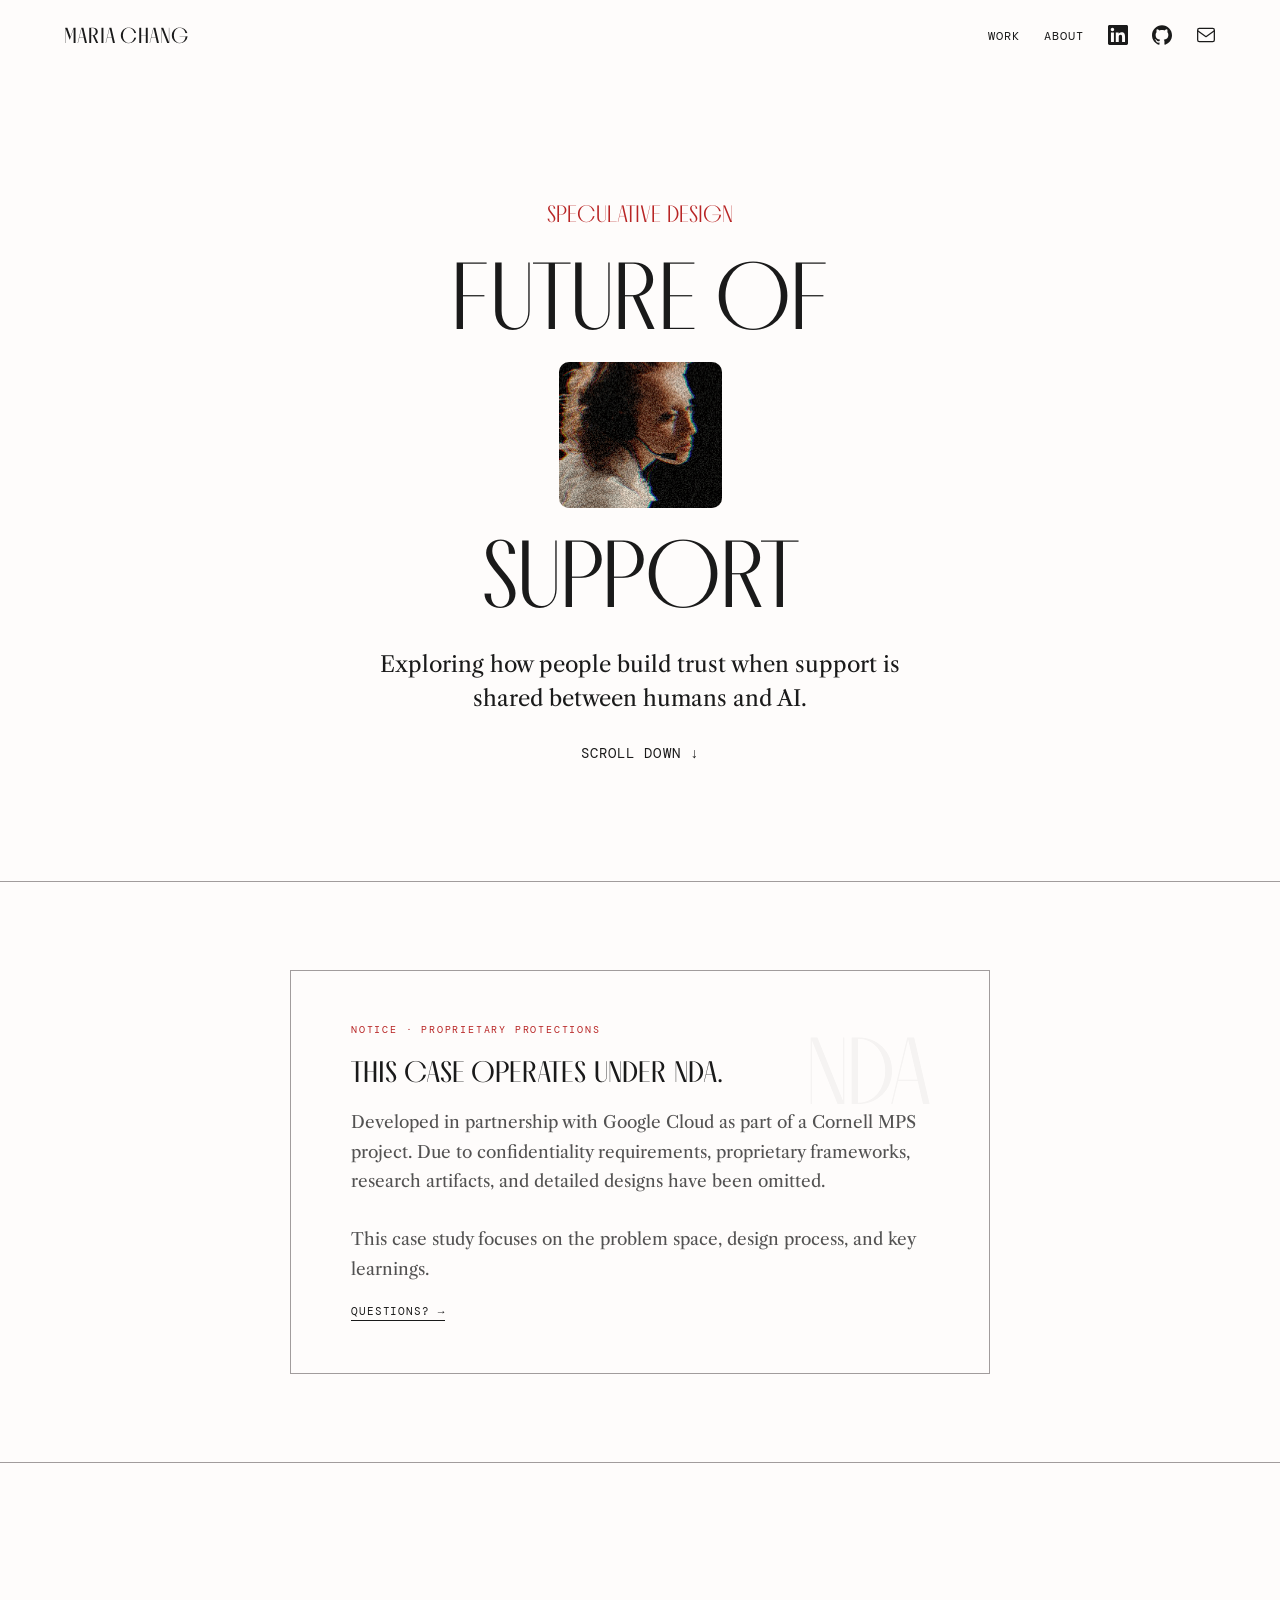
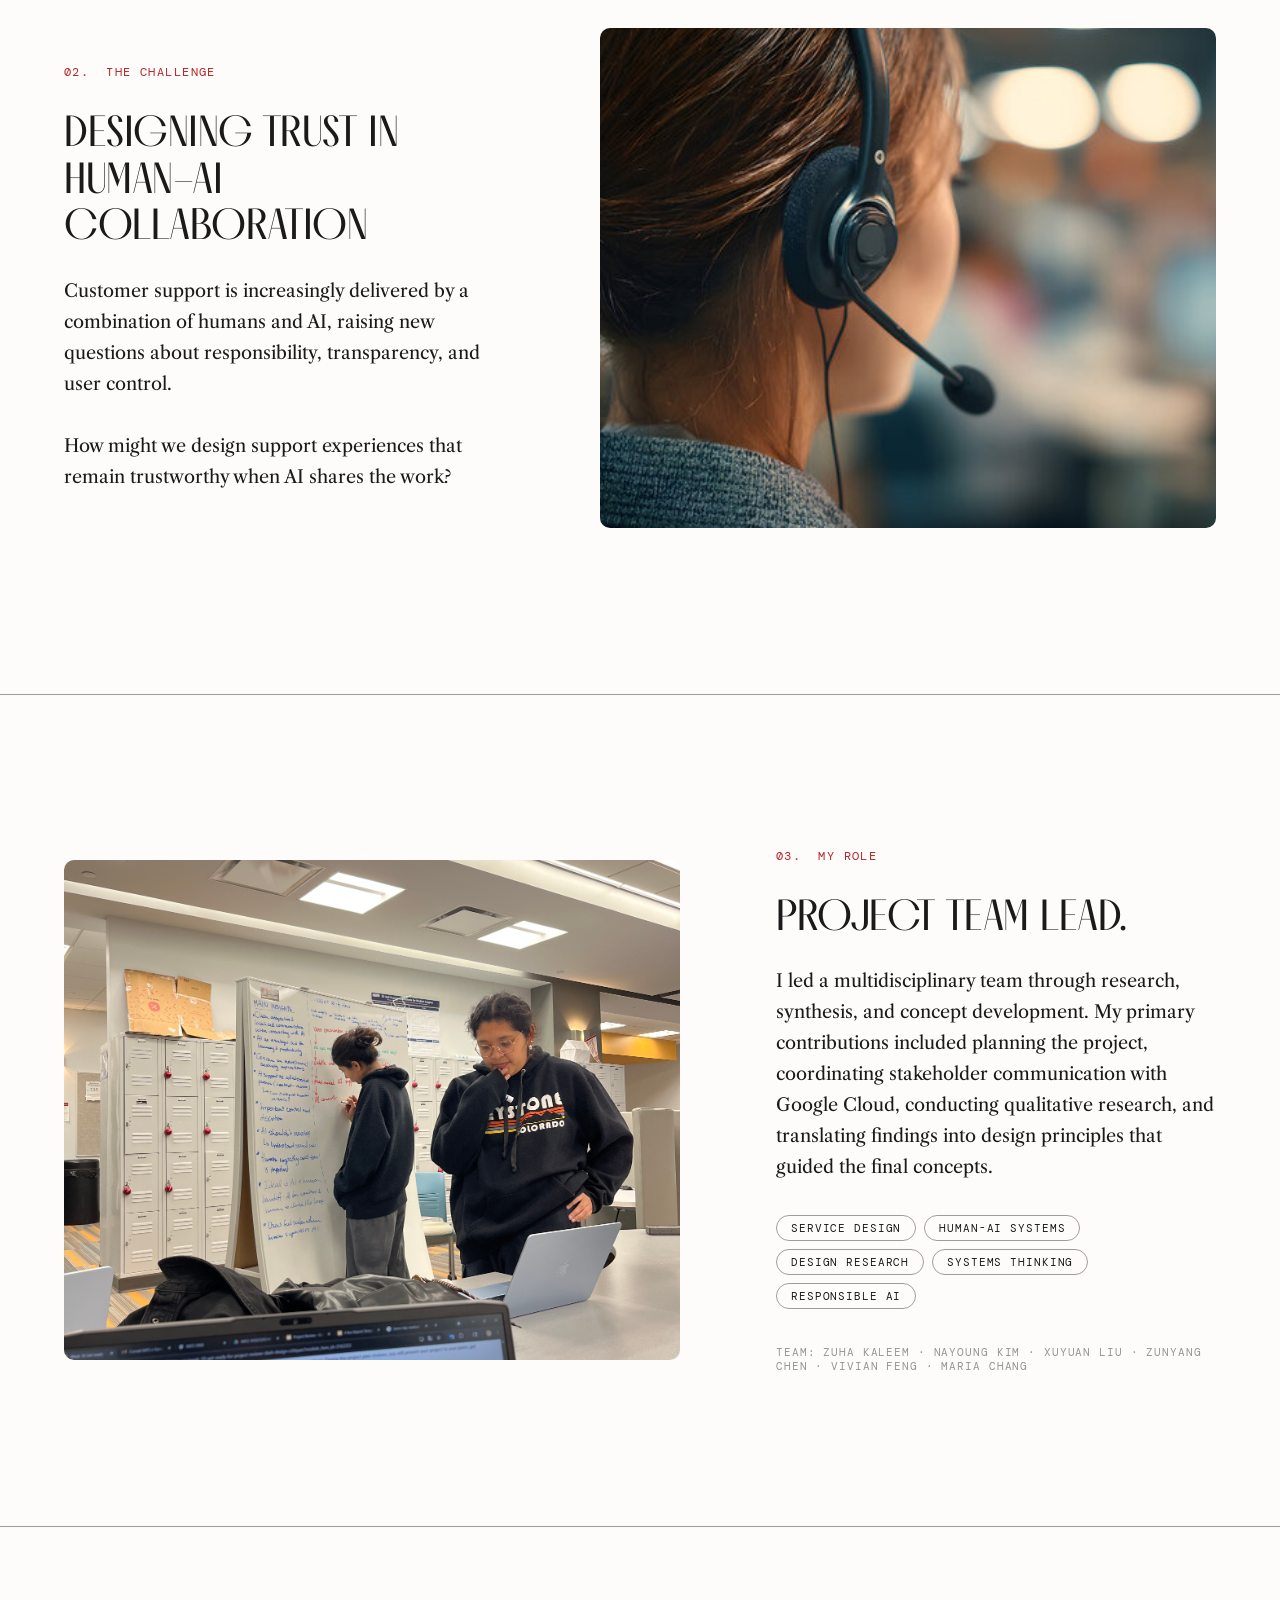
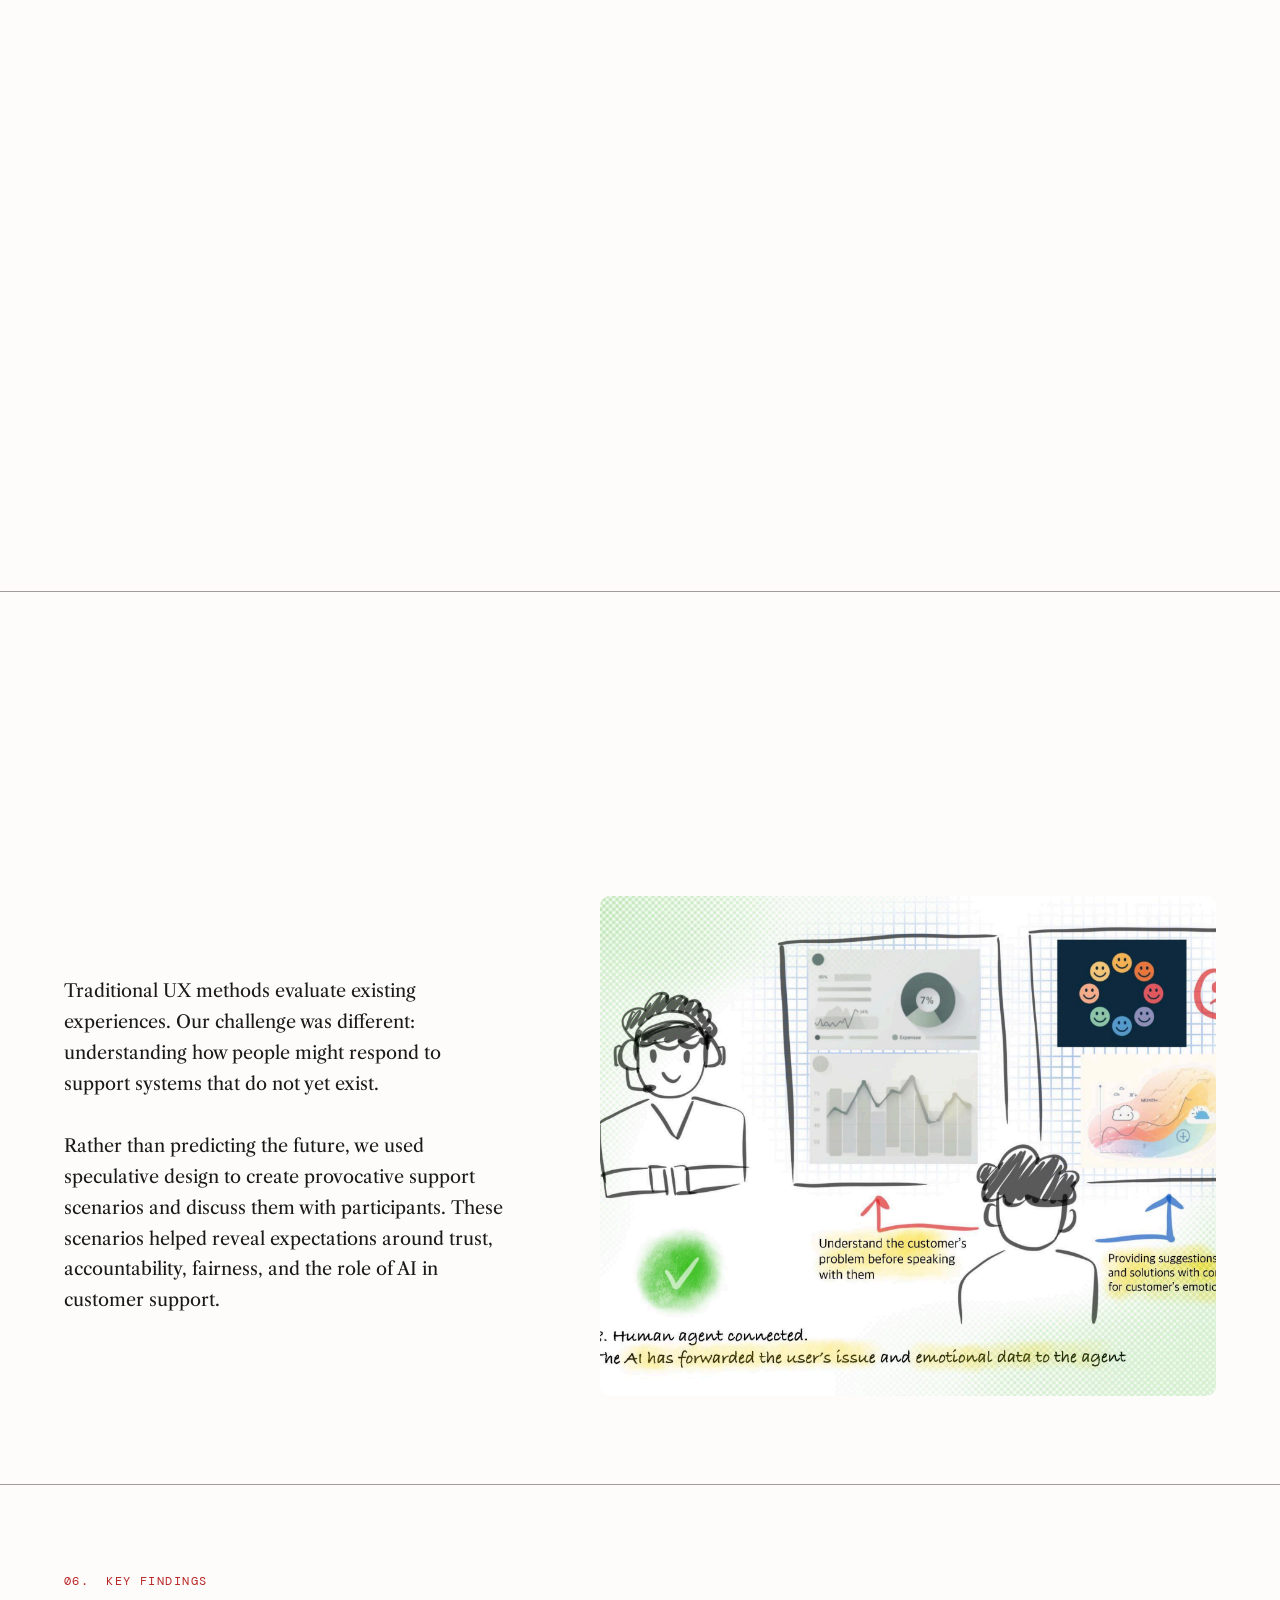
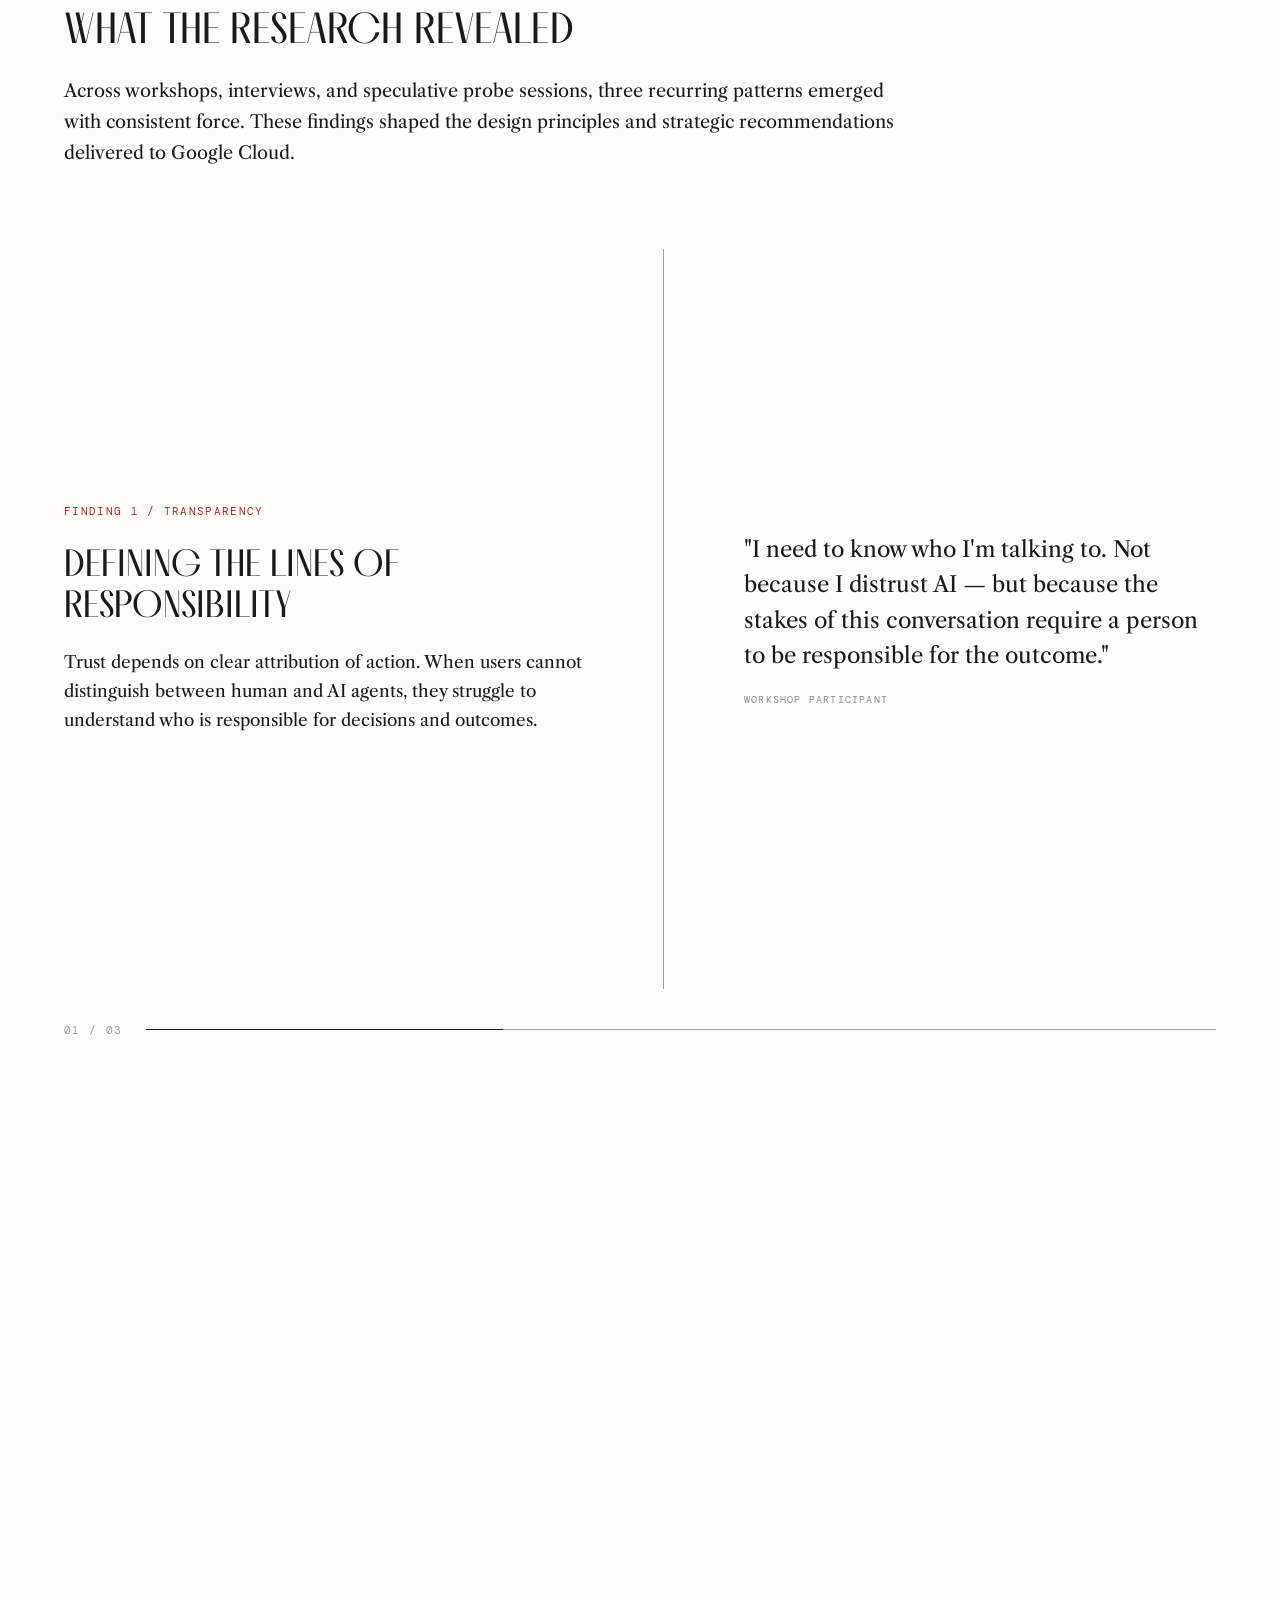
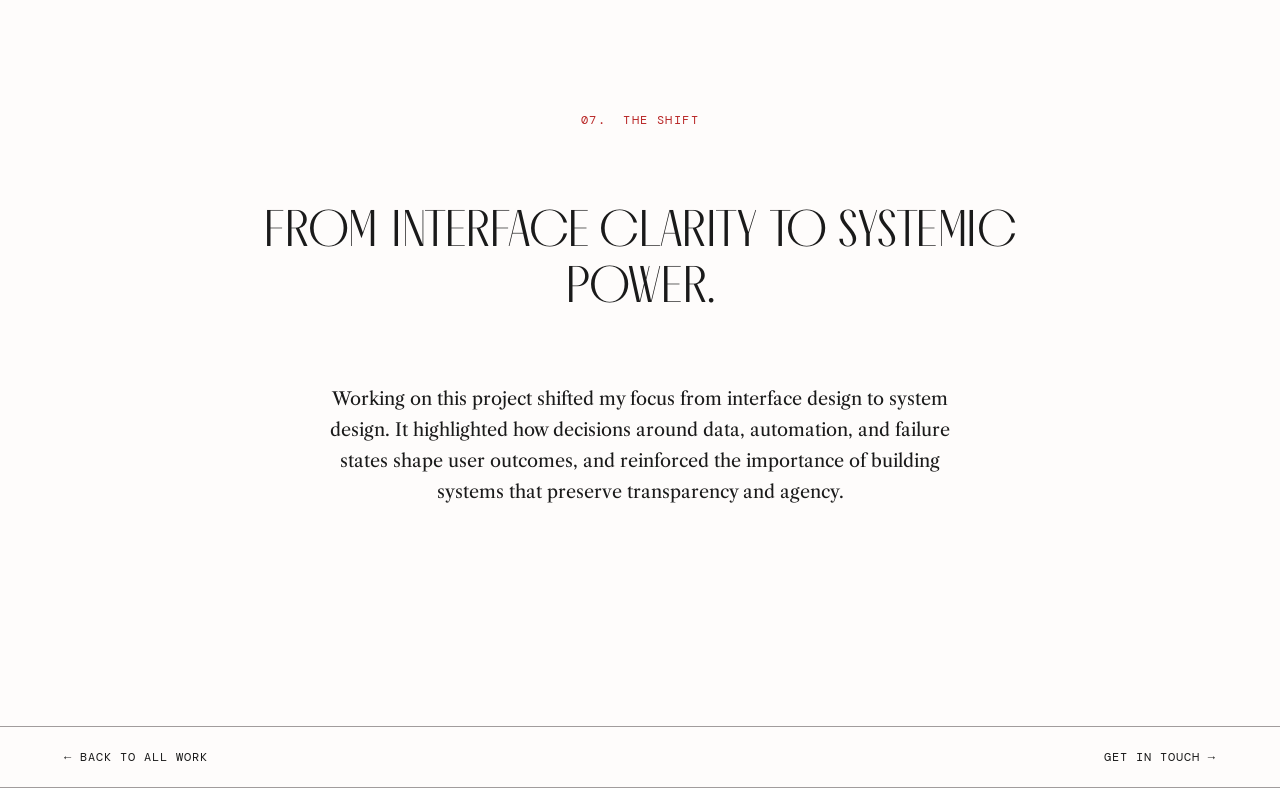
<file: case-study-3.html>
<!DOCTYPE html>
<html lang="en">
<head>
  <meta charset="UTF-8">
  <meta name="viewport" content="width=device-width, initial-scale=1.0">
  <title>Future of Customer Support — Maria Chang</title>

  <link rel="preconnect" href="https://fonts.googleapis.com">
  <link rel="preconnect" href="https://fonts.gstatic.com" crossorigin>
  <link href="https://fonts.googleapis.com/css2?family=DM+Mono:ital,wght@0,300;0,400;0,500;1,300;1,400;1,500&family=Libre+Caslon+Text:ital,wght@0,400;0,700;1,400&display=swap" rel="stylesheet">
  <link rel="stylesheet" href="styles/base.css">

  <style>

    /* ── HERO ────────────────────────────────────────────────────────────── */
    .cs-hero {
      border-bottom: 1px solid var(--rule);
      min-height: calc(100svh - 88px);
      display: flex; align-items: center; justify-content: center;
    }
    .cs-hero-inner {
      display: flex; flex-direction: column; align-items: center;
      text-align: center; gap: 16px;
      max-width: 762px;
      padding: 80px var(--pad) 72px;
    }
    .cs-hero-tag {
      font-family: var(--f-disp); font-weight: 400; font-size: 24px; color: var(--red);
    }
    .cs-hero-title {
      font-family: var(--f-disp); font-weight: 400;
      font-size: 96px; line-height: 100px; letter-spacing: -0.01em; color: var(--ink);
    }
    .cs-hero-img {
      width: 163px; height: 146px; border-radius: 10px;
      object-fit: cover; background: #d8d3ce;
    }
    .cs-hero-sub {
      font-family: var(--f-body); font-size: 22px; line-height: 1.55;
      color: var(--ink); max-width: 560px; margin-top: 8px;
    }
    .cs-hero-scroll {
      font-family: var(--f-mono); font-size: 14px;
      letter-spacing: var(--track); color: var(--ink); margin-top: 12px;
    }

    /* ── SECTION BASE ────────────────────────────────────────────────────── */
    .cs-section {
      border-bottom: 1px solid var(--rule);
      padding: 88px var(--pad);
      display: flex;
      flex-direction: column;
      align-items: center;
      justify-content: center;
      gap: 72px;
      min-height: calc(100svh - 68px);
    }
    .cs-section--auto { min-height: 0; }

    /* ── TWO-COLUMN ROW ──────────────────────────────────────────────────── */
    .cs-row {
      display: flex; align-items: center;
      gap: 96px; width: 100%;
    }
    .cs-row--rev { flex-direction: row-reverse; }
    .cs-col-text {
      flex: 0 0 440px;
      display: flex; flex-direction: column; gap: 28px;
    }
    .cs-col-img { flex: 1; }

    /* ── TYPOGRAPHY ──────────────────────────────────────────────────────── */
    .cs-num {
      font-family: var(--f-mono);
      font-size: 12px; color: var(--red); letter-spacing: 0.12em;
    }
    .cs-heading {
      font-family: var(--f-disp); font-weight: 500;
      font-size: 44px; line-height: 1.06;
      letter-spacing: -0.01em; color: var(--ink); text-transform: uppercase;
    }
    .cs-body {
      font-family: var(--f-body); font-size: 18px;
      line-height: 1.72; color: var(--ink);
    }
    .cs-pull {
      font-family: var(--f-body); font-size: 20px;
      line-height: 1.65; color: var(--ink);
      text-align: center; width: 100%; max-width: 720px;
    }
    .cs-pull em { font-style: italic; }

    /* ── IMAGES ──────────────────────────────────────────────────────────── */
    .cs-img {
      width: 100%; height: 500px;
      border-radius: 10px; object-fit: cover;
      background: #d8d3ce; display: block;
    }
    .cs-img--tall  { height: 540px; }
    .cs-img--short { height: 320px; }
    .cs-img-box {
      background: rgba(196, 196, 196, 0.18);
      border: 1px solid var(--rule);
      border-radius: 10px; padding: 48px;
      display: flex; align-items: center; justify-content: center;
      min-height: 420px; flex: 1;
    }
    .cs-img-box__label {
      font-family: var(--f-mono); font-size: 10px;
      letter-spacing: 0.14em; color: rgba(26,26,26,0.3);
      text-align: center;
    }

    /* ── TAGS ──────────────────────────────────────────────────────────── */
    .cs-tag-row { display: flex; flex-wrap: wrap; gap: 8px; margin-top: 4px; }
    .cs-tag {
      font-family: var(--f-mono); font-size: 11px;
      letter-spacing: var(--track); color: var(--ink);
      border: 1px solid var(--rule); border-radius: 100px; padding: 5px 14px;
    }

    /* ── BIG QUOTE ───────────────────────────────────────────────────────── */
    .cs-big-quote {
      font-family: var(--f-disp); font-weight: 400;
      font-size: 52px; line-height: 1.08;
      letter-spacing: -0.01em; color: var(--ink);
      text-align: center; max-width: 880px; text-transform: uppercase;
    }

    /* ── CENTERED CLOSING ────────────────────────────────────────────────── */
    .cs-centered {
      max-width: 640px; margin: 0 auto; text-align: center;
      display: flex; flex-direction: column; gap: 28px;
    }
    .cs-heading--center { text-align: center; }

    /* ── NDA NOTICE (section 01) ─────────────────────────────────────────── */
    .cs-nda-wrap {
      width: 100%;
      max-width: 700px;
      margin: 0 auto;
    }
    .cs-nda {
      border: 1px solid var(--rule);
      padding: 52px 60px;
      display: flex;
      flex-direction: column;
      gap: 20px;
      position: relative;
    }
    .cs-nda::before {
      content: 'NDA';
      position: absolute;
      top: 52px; right: 60px;
      font-family: var(--f-disp);
      font-size: 96px;
      line-height: 1;
      color: var(--ink);
      opacity: 0.04;
      letter-spacing: -0.04em;
      pointer-events: none;
      user-select: none;
    }
    .cs-nda-flag {
      font-family: var(--f-mono);
      font-size: 10px;
      letter-spacing: 0.18em;
      color: var(--red);
      text-transform: uppercase;
    }
    .cs-nda-heading {
      font-family: var(--f-disp);
      font-weight: 500;
      font-size: 30px;
      line-height: 1.08;
      text-transform: uppercase;
      color: var(--ink);
    }
    .cs-nda-body {
      font-family: var(--f-body);
      font-size: 17px;
      line-height: 1.72;
      color: var(--ink);
      opacity: 0.75;
    }
    .cs-nda-contact {
      font-family: var(--f-mono);
      font-size: 11px;
      letter-spacing: var(--track);
      color: var(--ink);
      border-bottom: 1px solid var(--ink);
      padding-bottom: 2px;
      width: fit-content;
      transition: opacity 0.15s;
    }
    .cs-nda-contact:hover { opacity: 0.5; }

    /* ── THREE PILLARS (section 04) ──────────────────────────────────────── */
    .cs-pillars {
      display: grid;
      grid-template-columns: 1fr 1fr 1fr;
      width: 100%;
    }
    .cs-pillar {
      padding: 0 48px 0 0;
      border-right: 1px solid var(--rule);
      display: flex;
      flex-direction: column;
      gap: 18px;
    }
    .cs-pillar:nth-child(2) {
      padding-left: 48px;
    }
    .cs-pillar:last-child {
      border-right: none;
      padding-right: 0;
      padding-left: 48px;
    }
    .cs-pillar-num {
      font-family: var(--f-disp);
      font-weight: 400;
      font-size: 80px;
      line-height: 1;
      letter-spacing: -0.04em;
      color: var(--ink);
      opacity: 0.08;
      margin-bottom: -8px;
    }
    .cs-pillar-label {
      font-family: var(--f-mono);
      font-size: 10px;
      letter-spacing: 0.14em;
      color: var(--red);
      text-transform: uppercase;
    }
    .cs-pillar-title {
      font-family: var(--f-disp);
      font-weight: 500;
      font-size: 22px;
      line-height: 1.1;
      text-transform: uppercase;
      color: var(--ink);
    }
    .cs-pillar-body {
      font-family: var(--f-body);
      font-size: 16px;
      line-height: 1.7;
      color: var(--ink);
      opacity: 0.7;
    }
    .cs-pillar-question {
      font-family: var(--f-body);
      font-size: 16px;
      line-height: 1.6;
      color: var(--ink);
      border-left: 2px solid var(--red);
      padding-left: 16px;
      margin-top: 4px;
    }

    /* ── KEY FINDINGS — full-viewport crossfade slides (section 06) ─────── */
    .cs-failure-section { border-bottom: 1px solid var(--rule); }
    .cs-failure-intro {
      max-width: var(--page-max);
      margin: 0 auto;
      padding: 88px var(--pad) 0;
    }
    .cs-failure-driver { position: relative; }
    .cs-failure-sticky {
      position: sticky;
      top: 0;
      height: 100svh;
      overflow: hidden;
      background: var(--bg);
    }
    .cs-failure-slides {
      position: relative;
      width: 100%;
      height: 100%;
    }
    .cs-failure-slide {
      position: absolute;
      inset: 0;
      display: flex;
      align-items: stretch;
      max-width: var(--page-max);
      margin: 0 auto;
      padding: 80px var(--pad);
      box-sizing: border-box;
      gap: 0;
      opacity: 0;
      transform: translateY(28px);
      pointer-events: none;
      transition: opacity 0.55s cubic-bezier(0.22, 1, 0.36, 1),
                  transform 0.55s cubic-bezier(0.22, 1, 0.36, 1);
      will-change: opacity, transform;
    }
    .cs-failure-slide--prev  { opacity: 0; transform: translateY(-28px); }
    .cs-failure-slide--active { opacity: 1; transform: translateY(0); pointer-events: auto; }
    .cs-failure-slide-left {
      flex: 0 0 52%;
      display: flex; flex-direction: column; justify-content: center;
      padding-right: 80px;
    }
    .cs-failure-slide-label {
      font-family: var(--f-mono); font-size: 11px;
      letter-spacing: 0.12em; color: var(--red); margin-bottom: 24px;
    }
    .cs-failure-slide-title {
      font-family: var(--f-disp);
      font-size: clamp(28px, 3vw, 44px);
      font-weight: 500; line-height: 1.07;
      text-transform: uppercase; color: var(--ink); margin-bottom: 24px;
    }
    .cs-failure-slide-desc {
      font-family: var(--f-body); font-size: 17px;
      line-height: 1.7; color: var(--ink);
    }
    .cs-failure-slide-right {
      flex: 1;
      border-left: 1px solid var(--rule);
      padding-left: 80px;
      display: flex; flex-direction: column; justify-content: center; gap: 20px;
    }
    .cs-failure-slide-quote {
      font-family: var(--f-body); font-size: 22px;
      line-height: 1.6; color: var(--ink);
    }
    .cs-failure-slide-attr {
      font-family: var(--f-mono); font-size: 10px;
      letter-spacing: 0.12em; color: var(--ink); opacity: 0.5;
    }
    .cs-failure-foot {
      position: absolute;
      bottom: 0; left: 0; right: 0;
      max-width: var(--page-max);
      margin: 0 auto;
      padding: 0 var(--pad) 32px;
      display: flex; align-items: center; gap: 24px;
    }
    .cs-failure-foot-num {
      font-family: var(--f-mono); font-size: 11px;
      letter-spacing: 0.12em; color: var(--ink); opacity: 0.4; flex-shrink: 0;
    }
    .cs-failure-prog {
      flex: 1; height: 1px; background: var(--rule);
      position: relative; overflow: hidden;
    }
    .cs-failure-prog-fill {
      position: absolute; inset: 0 auto 0 0;
      width: 33%;
      background: var(--ink);
      transition: width 0.55s cubic-bezier(0.22, 1, 0.36, 1);
    }

    /* ── BACK-NAV ────────────────────────────────────────────────────────── */
    .cs-back-nav       { border-bottom: 1px solid var(--rule); }
    .cs-back-nav__inner {
      max-width: var(--page-max); margin: 0 auto; padding: 22px var(--pad);
      display: flex; justify-content: space-between; align-items: center;
      font-family: var(--f-mono); font-size: 12px; letter-spacing: var(--track);
    }
    .cs-back-nav a:hover { opacity: 0.55; }

    /* ── HERO ANIMATIONS ─────────────────────────────────────────────────── */
    .cs-hero-tag       { animation: fade-in    0.6s 0.05s ease-out both; }
    .cs-hero-title-top { animation: fade-up    0.9s 0.15s cubic-bezier(0.22, 1, 0.36, 1) both; }
    .cs-hero-img       { animation: img-reveal 0.9s 0.32s cubic-bezier(0.22, 1, 0.36, 1) both; }
    .cs-hero-title-btm { animation: fade-up    0.9s 0.44s cubic-bezier(0.22, 1, 0.36, 1) both; }
    .cs-hero-sub       { animation: fade-up    0.8s 0.56s cubic-bezier(0.22, 1, 0.36, 1) both; }
    .cs-hero-scroll    { animation: fade-in    0.6s 0.72s ease-out both; }

    @media (prefers-reduced-motion: reduce) {
      .cs-hero-tag, .cs-hero-title-top, .cs-hero-img,
      .cs-hero-title-btm, .cs-hero-sub, .cs-hero-scroll { animation: none; opacity: 1; }
    }

    /* ── RESPONSIVE ──────────────────────────────────────────────────────── */
    @media (max-width: 960px) {
      .cs-hero-title-top, .cs-hero-title-btm { font-size: 72px; line-height: 1.04; }
      .cs-hero-img { width: 120px; height: 108px; }
      .cs-hero-sub { font-size: 19px; }
      .cs-section  { padding: 72px var(--pad); min-height: 0; gap: 56px; }
      .cs-row, .cs-row--rev { flex-direction: column; gap: 40px; }
      .cs-col-text { flex: none; width: 100%; }
      .cs-col-img  { width: 100%; }
      .cs-img      { height: 360px; }
      .cs-img-box  { min-height: 300px; width: 100%; flex: none; }
      .cs-heading  { font-size: 34px; }
      .cs-big-quote { font-size: 36px; }
      .cs-pillars  { grid-template-columns: 1fr; }
      .cs-pillar   { border-right: none; border-bottom: 1px solid var(--rule);
                     padding: 40px 0; }
      .cs-pillar:nth-child(2) { padding-left: 0; }
      .cs-pillar:last-child   { border-bottom: none; padding-left: 0; }
      .cs-nda      { padding: 36px 32px; }
    }

    @media (max-width: 70vw) {
      .cs-hero-title-top, .cs-hero-title-btm { font-size: 54px; line-height: 1.06; }
      .cs-hero-img  { width: 96px; height: 86px; }
      .cs-section   { padding: 56px var(--pad); gap: 44px; }
      .cs-heading   { font-size: 28px; }
      .cs-body      { font-size: 17px; }
      .cs-big-quote { font-size: 28px; }
      .cs-back-nav__inner { flex-direction: column; gap: 10px; text-align: center; }
      .cs-nda       { padding: 28px 24px; }
      .cs-nda::before { font-size: 64px; top: 28px; right: 24px; }
      .cs-failure-sticky { position: static; }
      .cs-failure-driver { height: auto !important; }
      .cs-failure-slide {
        position: static; opacity: 1; transform: none;
        pointer-events: auto; flex-direction: column; gap: 40px;
        padding: 48px var(--pad); display: none;
      }
      .cs-failure-slide--active { display: flex; }
      .cs-failure-slide-left  { flex: none; width: 100%; padding-right: 0; }
      .cs-failure-slide-right { flex: none; width: 100%; border-left: none;
                                padding-left: 0; border-top: 1px solid var(--rule); padding-top: 32px; }
      .cs-failure-foot { position: static; padding: 0 var(--pad) 48px; }
      .cs-failure-intro { padding-top: 56px; }
    }

  </style>
</head>

<body>

  <!-- ════════════════════════════════════════════════════════════════════════ -->
  <!-- NAV                                                                     -->
  <!-- ════════════════════════════════════════════════════════════════════════ -->
  <header class="site-header">
    <nav class="nav inner">
      <a href="https://mschv.github.io/portfolio/" class="nav-logo">MARIA CHANG</a>
      <div class="nav-sep"></div>
      <ul class="nav-links">
        <li><a href="https://mschv.github.io/portfolio/#work">WORK</a></li>
        <li><a href="https://mschv.github.io/portfolio/#about">ABOUT</a></li>
        <li class="nav-icon-link">
          <a href="https://www.linkedin.com/in/mariasusanachangv/" target="_blank" rel="noopener noreferrer">
            <svg class="nav-icon" viewBox="0 0 24 24" fill="currentColor" aria-label="LinkedIn">
              <path d="M20.447 20.452h-3.554v-5.569c0-1.328-.027-3.037-1.852-3.037-1.853 0-2.136 1.445-2.136 2.939v5.667H9.351V9h3.414v1.561h.046c.477-.9 1.637-1.85 3.37-1.85 3.601 0 4.267 2.37 4.267 5.455v6.286zM5.337 7.433c-1.144 0-2.063-.926-2.063-2.065 0-1.138.92-2.063 2.063-2.063 1.14 0 2.064.925 2.064 2.063 0 1.139-.925 2.065-2.064 2.065zm1.782 13.019H3.555V9h3.564v11.452zM22.225 0H1.771C.792 0 0 .774 0 1.729v20.542C0 23.227.792 24 1.771 24h20.451C23.2 24 24 23.227 24 22.271V1.729C24 .774 23.2 0 22.222 0h.003z"/>
            </svg>
          </a>
        </li>
        <li class="nav-icon-link">
          <a href="https://github.com/mschv" target="_blank" rel="noopener noreferrer">
            <svg class="nav-icon" viewBox="0 0 24 24" fill="currentColor" aria-label="GitHub">
              <path d="M12 .297c-6.63 0-12 5.373-12 12 0 5.303 3.438 9.8 8.205 11.385.6.113.82-.258.82-.577 0-.285-.01-1.04-.015-2.04-3.338.724-4.042-1.61-4.042-1.61C4.422 18.07 3.633 17.7 3.633 17.7c-1.087-.744.084-.729.084-.729 1.205.084 1.838 1.236 1.838 1.236 1.07 1.835 2.809 1.305 3.495.998.108-.776.417-1.305.76-1.605-2.665-.3-5.466-1.332-5.466-5.93 0-1.31.465-2.38 1.235-3.22-.135-.303-.54-1.523.105-3.176 0 0 1.005-.322 3.3 1.23.96-.267 1.98-.399 3-.405 1.02.006 2.04.138 3 .405 2.28-1.552 3.285-1.23 3.285-1.23.645 1.653.24 2.873.12 3.176.765.84 1.23 1.91 1.23 3.22 0 4.61-2.805 5.625-5.475 5.92.42.36.81 1.096.81 2.22 0 1.606-.015 2.896-.015 3.286 0 .315.21.69.825.57C20.565 22.092 24 17.592 24 12.297c0-6.627-5.373-12-12-12"/>
            </svg>
          </a>
        </li>
        <li class="nav-icon-link">
          <a href="mailto:marisu.chang@gmail.com">
            <svg class="nav-icon" viewBox="0 0 24 24" fill="none" stroke="currentColor" stroke-width="1.5" stroke-linecap="round" stroke-linejoin="round" aria-label="Email">
              <rect x="2" y="4" width="20" height="16" rx="2"/>
              <path d="m2 7 10 7 10-7"/>
            </svg>
          </a>
        </li>
        <li class="nav-contact-link"><a href="https://mschv.github.io/portfolio/#contact">CONTACT</a></li>
      </ul>
    </nav>
  </header>

  <!-- ════════════════════════════════════════════════════════════════════════ -->
  <!-- HERO                                                                    -->
  <!-- ════════════════════════════════════════════════════════════════════════ -->
  <section class="cs-hero">
    <div class="cs-hero-inner">
      <p class="cs-hero-tag">SPECULATIVE DESIGN</p>
      <h1 class="cs-hero-title cs-hero-title-top">FUTURE OF</h1>
      <img class="cs-hero-img" src="images/ascii-art.gif" alt="Future of Support">
      <h1 class="cs-hero-title cs-hero-title-btm">SUPPORT</h1>
      <p class="cs-hero-sub">Exploring how people build trust when support is shared between humans and AI.</p>
      <p class="cs-hero-scroll">SCROLL DOWN ↓</p>
    </div>
  </section>

  <!-- ════════════════════════════════════════════════════════════════════════ -->
  <!-- 01 · CONFIDENTIALITY NOTICE                                             -->
  <!-- ════════════════════════════════════════════════════════════════════════ -->
  <section class="cs-section cs-section--auto" style="padding:88px var(--pad);">

    <div class="cs-nda-wrap will-animate">
      <div class="cs-nda">
        <span class="cs-nda-flag">Notice · Proprietary Protections</span>
        <h2 class="cs-nda-heading">This case operates under NDA.</h2>
        <p class="cs-nda-body">
          Developed in partnership with Google Cloud as part of a Cornell MPS project. Due to confidentiality requirements, proprietary frameworks, research artifacts, and detailed designs have been omitted.
          <br><br>
          This case study focuses on the problem space, design process, and key learnings.
        </p>
        <a class="cs-nda-contact" href="mailto:marisu.chang@gmail.com"> QUESTIONS? →</a>
      </div>
    </div>

  </section>

  <!-- ════════════════════════════════════════════════════════════════════════ -->
  <!-- 02 · THE CHALLENGE                                                      -->
  <!-- ════════════════════════════════════════════════════════════════════════ -->
  <section class="cs-section">

    <div class="cs-row will-animate">
      <div class="cs-col-text">
        <p class="cs-num">02.&nbsp;&nbsp;THE CHALLENGE</p>
        <h2 class="cs-heading">Designing trust in human–AI collaboration</h2>
        <p class="cs-body">
Customer support is increasingly delivered by a combination of humans and AI, raising new questions about responsibility, transparency, and user control.          <br><br>
How might we design support experiences that remain trustworthy when AI shares the work?      </div>
      <div class="cs-col-img">
        <img class="cs-img will-animate anim-img" src="images/360_F_1800960047_vID3YzySQw574VjEdX65nAifou415z8W.jpg" alt="Customer support context">
      </div>
    </div>
  </section>

  <!-- ════════════════════════════════════════════════════════════════════════ -->
  <!-- 03 · MY ROLE                                                            -->
  <!-- ════════════════════════════════════════════════════════════════════════ -->
  <section class="cs-section">

    <div class="cs-row cs-row--rev will-animate">
      <div class="cs-col-text">
        <p class="cs-num">03.&nbsp;&nbsp;MY ROLE</p>
        <h2 class="cs-heading">PROJECT TEAM LEAD.</h2>
        <p class="cs-body">
I led a multidisciplinary team through research, synthesis, and concept development. My primary contributions included planning the project, coordinating stakeholder communication with Google Cloud, conducting qualitative research, and translating findings into design principles that guided the final concepts.        </p>
        <div class="cs-tag-row">
          <span class="cs-tag">SERVICE DESIGN</span>
          <span class="cs-tag">HUMAN-AI SYSTEMS</span>
          <span class="cs-tag">DESIGN RESEARCH</span>
          <span class="cs-tag">SYSTEMS THINKING</span>
          <span class="cs-tag">RESPONSIBLE AI</span>
        </div>
        <p style="font-family:var(--f-mono);font-size:11px;letter-spacing:var(--track);color:var(--ink);opacity:0.45;margin-top:8px;">
          TEAM: ZUHA KALEEM · NAYOUNG KIM · XUYUAN LIU · ZUNYANG CHEN · VIVIAN FENG · MARIA CHANG
        </p>
      </div>
     <div class="cs-col-img">
        <!-- Replace src with context / campaign imagery -->
        <img class="cs-img will-animate anim-img" src="images/Image_20251029_185854_136.jpeg" alt="TEAM">
      </div>

    </div>

  </section>

  <!-- ════════════════════════════════════════════════════════════════════════ -->
  <!-- 04 · THE CRITICAL QUESTIONS                                             -->
  <!-- ════════════════════════════════════════════════════════════════════════ -->
  <section class="cs-section cs-section--auto">

    <div style="width:100%;" class="will-animate">
      <p class="cs-num" style="margin-bottom:20px;">04.&nbsp;&nbsp;THE CRITICAL QUESTIONS</p>
      <h2 class="cs-heading" style="max-width:72vw;">WE SHIFTED FROM BASELINE USABILITY TO THREE FOUNDATIONAL PILLARS.</h2>
    </div>

    <div class="cs-pillars will-animate" data-delay="100">
      <div class="cs-pillar">
        <span class="cs-pillar-num">01</span>
        <p class="cs-pillar-title">Power Dynamics</p>
        <p class="cs-pillar-body">Understanding how decisions, incentives, and control are distributed across human-AI systems.</p>
        <p class="cs-pillar-question">"Who controls the data loop when AI and humans collaborate?"</p>
      </div>
      <div class="cs-pillar">
        <span class="cs-pillar-num">02</span>
        <p class="cs-pillar-title">Accountability Frameworks</p>
        <p class="cs-pillar-body">Examining what happens when systems fail and responsibility becomes difficult to trace.</p>
        <p class="cs-pillar-question">"What happens to user trust during complex failure states?"</p>
      </div>
      <div class="cs-pillar">
        <span class="cs-pillar-num">03</span>
        <p class="cs-pillar-title">Vulnerability Mitigation</p>
        <p class="cs-pillar-body">Designing for people navigating stress, grief, urgency, or uncertainty.</p>
        <p class="cs-pillar-question">"How do we protect and support users when the stakes are high?"</p>
      </div>
    </div>

  </section>

  <!-- ════════════════════════════════════════════════════════════════════════ -->
  <!-- 05 · THE METHOD                                                         -->
  <!-- ════════════════════════════════════════════════════════════════════════ -->
  <section class="cs-section">

    <p class="cs-num will-animate" style="text-align:center;">05.&nbsp;&nbsp;THE METHOD</p>

    <h2 class="cs-big-quote will-animate" data-delay="80">
      SPECULATIVE DESIGN AS A RESEARCH TOOL
    </h2>

    <div class="cs-row will-animate" data-delay="140">
      <div class="cs-col-text">
        <p class="cs-body">
Traditional UX methods evaluate existing experiences. Our challenge was different: understanding how people might respond to support systems that do not yet exist.          <br><br>
Rather than predicting the future, we used speculative design to create provocative support scenarios and discuss them with participants. These scenarios helped reveal expectations around trust, accountability, fairness, and the role of AI in customer support.        </p>
      </div>
       <div class="cs-col-img">
        <!-- Replace src with context / campaign imagery -->
        <img class="cs-img will-animate anim-img" src="images/Screenshot 2026-05-29 at 9.54.20 PM.png" alt="TEAM">
      </div>
    </div>

  </section>

  <!-- ════════════════════════════════════════════════════════════════════════ -->
  <!-- 06 · KEY FINDINGS — full-viewport crossfade slides                      -->
  <!-- ════════════════════════════════════════════════════════════════════════ -->
  <div class="cs-failure-section">

    <div class="cs-failure-intro will-animate">
      <p class="cs-num">06.&nbsp;&nbsp;KEY FINDINGS</p>
      <h2 class="cs-heading" style="margin-top:16px;max-width:70vw;">WHAT THE RESEARCH REVEALED</h2>
      <p class="cs-body" style="margin-top:24px;max-width:65vw;">
        Across workshops, interviews, and speculative probe sessions, three recurring patterns emerged with consistent force. These findings shaped the design principles and strategic recommendations delivered to Google Cloud.
      </p>
    </div>

    <div class="cs-failure-driver">
      <div class="cs-failure-sticky">
        <div class="cs-failure-slides">

          <!-- FINDING 1 -->
          <div class="cs-failure-slide cs-failure-slide--active">
            <div class="cs-failure-slide-left">
              <p class="cs-failure-slide-label">FINDING 1 / TRANSPARENCY</p>
              <h3 class="cs-failure-slide-title">Defining the Lines of Responsibility</h3>
              <p class="cs-failure-slide-desc">
Trust depends on clear attribution of action. When users cannot distinguish between human and AI agents, they struggle to understand who is responsible for decisions and outcomes.
              </p>
            </div>
            <div class="cs-failure-slide-right">
              <p class="cs-failure-slide-quote">"I need to know who I'm talking to. Not because I distrust AI — but because the stakes of this conversation require a person to be responsible for the outcome."</p>
              <p class="cs-failure-slide-attr">WORKSHOP PARTICIPANT</p>
            </div>
          </div>

          <!-- FINDING 2 -->
          <div class="cs-failure-slide">
            <div class="cs-failure-slide-left">
              <p class="cs-failure-slide-label">FINDING 2 / AGENCY</p>
              <h3 class="cs-failure-slide-title">The Failure Point of Frictionless Automation</h3>
              <p class="cs-failure-slide-desc">
Speed alone is not sufficient in complex support contexts. When users cannot easily escalate to a human, autonomous systems can feel opaque and disempowering, which reduces trust even when the issue is technically resolved.
              </p>
            </div>
            <div class="cs-failure-slide-right">
              <p class="cs-failure-slide-quote">"The system resolved my issue in under two minutes. But I felt worse afterward. I never understood what happened or who decided it."</p>
              <p class="cs-failure-slide-attr">WORKSHOP PARTICIPANT</p>
            </div>
          </div>

          <!-- FINDING 3 -->
          <div class="cs-failure-slide">
            <div class="cs-failure-slide-left">
              <p class="cs-failure-slide-label">FINDING 3 / TONE</p>
              <h3 class="cs-failure-slide-title">Grounded Communication in High-Stakes Scenarios</h3>
              <p class="cs-failure-slide-desc">
In high-stakes support contexts, users prioritize clear, functional communication and easy access to human help. Attempts by AI to simulate empathy are often rejected when they obscure resolution paths.
              </p>
            </div>
            <div class="cs-failure-slide-right">
              <p class="cs-failure-slide-quote">"Don't tell me you 'understand how frustrating this must be.' Just tell me what's happening and get me to someone who can actually help."</p>
              <p class="cs-failure-slide-attr">WORKSHOP PARTICIPANT</p>
            </div>
          </div>

        </div><!-- /.cs-failure-slides -->

        <div class="cs-failure-foot">
          <span class="cs-failure-foot-num">01 / 03</span>
          <div class="cs-failure-prog">
            <div class="cs-failure-prog-fill"></div>
          </div>
        </div>

      </div><!-- /.cs-failure-sticky -->
    </div><!-- /.cs-failure-driver -->

  </div><!-- /.cs-failure-section -->

  <!-- ════════════════════════════════════════════════════════════════════════ -->
  <!-- 07 · THE SHIFT                                                          -->
  <!-- ════════════════════════════════════════════════════════════════════════ -->
  <section class="cs-section">

    <p class="cs-num will-animate" style="text-align:center;">07.&nbsp;&nbsp;THE SHIFT</p>

    <h2 class="cs-big-quote will-animate" data-delay="80">
      FROM INTERFACE CLARITY TO SYSTEMIC POWER.
    </h2>

    <div class="cs-centered will-animate" data-delay="140">
      <p class="cs-body">
      Working on this project shifted my focus from interface design to system design. It highlighted how decisions around data, automation, and failure states shape user outcomes, and reinforced the importance of building systems that preserve transparency and agency.
      </p>
    </div>

  </section>

  <!-- ════════════════════════════════════════════════════════════════════════ -->
  <!-- BACK NAV                                                                -->
  <!-- ════════════════════════════════════════════════════════════════════════ -->
  <div class="cs-back-nav">
    <div class="cs-back-nav__inner">
      <a href="https://mschv.github.io/portfolio/#work">← BACK TO ALL WORK</a>
      <a href="https://mschv.github.io/portfolio/#contact">GET IN TOUCH →</a>
    </div>
  </div>

  <script>

    /* ── Scrolled nav pill ──────────────────────────────────────────────── */
    const siteHeader = document.querySelector('.site-header');
    let rafPending = false;
    window.addEventListener('scroll', () => {
      if (rafPending) return;
      rafPending = true;
      requestAnimationFrame(() => {
        siteHeader.classList.toggle('scrolled', window.scrollY > 80);
        rafPending = false;
      });
    }, { passive: true });

    /* ── Scroll-triggered animations ────────────────────────────────────── */
    const animObserver = new IntersectionObserver((entries) => {
      entries.forEach(entry => {
        if (!entry.isIntersecting) return;
        const el = entry.target;
        if (el.dataset.delay) el.style.animationDelay = `${el.dataset.delay}ms`;
        el.classList.add('is-visible');
        animObserver.unobserve(el);
      });
    }, { threshold: 0.1 });
    document.querySelectorAll('.will-animate').forEach(el => animObserver.observe(el));

    /* ── Section 06: full-viewport crossfade slides ──────────────────────── */
    (function () {
      var SCROLL_STEP = 0;
      var driverTopY  = 0;
      var slides, footNum, progFill, driver, sticky;
      var N = 0, current = -1;

      function initSlides() {
        driver    = document.querySelector('.cs-failure-driver');
        sticky    = document.querySelector('.cs-failure-sticky');
        slides    = Array.from(document.querySelectorAll('.cs-failure-slide'));
        footNum   = document.querySelector('.cs-failure-foot-num');
        progFill  = document.querySelector('.cs-failure-prog-fill');
        if (!driver || !slides.length) return;
        N = slides.length;

        SCROLL_STEP = Math.round(window.innerHeight * 0.75);
        driver.style.height = (sticky.offsetHeight + N * SCROLL_STEP) + 'px';
        driverTopY = driver.getBoundingClientRect().top + window.pageYOffset;

        current = -1;
        renderSlide(0);
      }

      function renderSlide(active) {
        if (active === current) return;
        current = active;
        slides.forEach(function (s, i) {
          s.classList.remove('cs-failure-slide--active', 'cs-failure-slide--prev');
          if (i < active)      s.classList.add('cs-failure-slide--prev');
          else if (i === active) s.classList.add('cs-failure-slide--active');
        });
        if (footNum)  footNum.textContent =
          String(active + 1).padStart(2, '0') + ' / ' + String(N).padStart(2, '0');
        if (progFill) progFill.style.width = ((active + 1) / N * 100) + '%';
      }

      function onScroll() {
        if (!driver || window.innerWidth <= 540) return;
        var progress = window.pageYOffset - driverTopY;
        var idx = Math.max(0, Math.min(N - 1, Math.floor(progress / SCROLL_STEP)));
        renderSlide(idx);
      }

      document.addEventListener('DOMContentLoaded', initSlides);
      window.addEventListener('scroll',  onScroll,  { passive: true });
      window.addEventListener('resize', function () { initSlides(); onScroll(); }, { passive: true });
    }());

  </script>

</body>
</html>
</file>
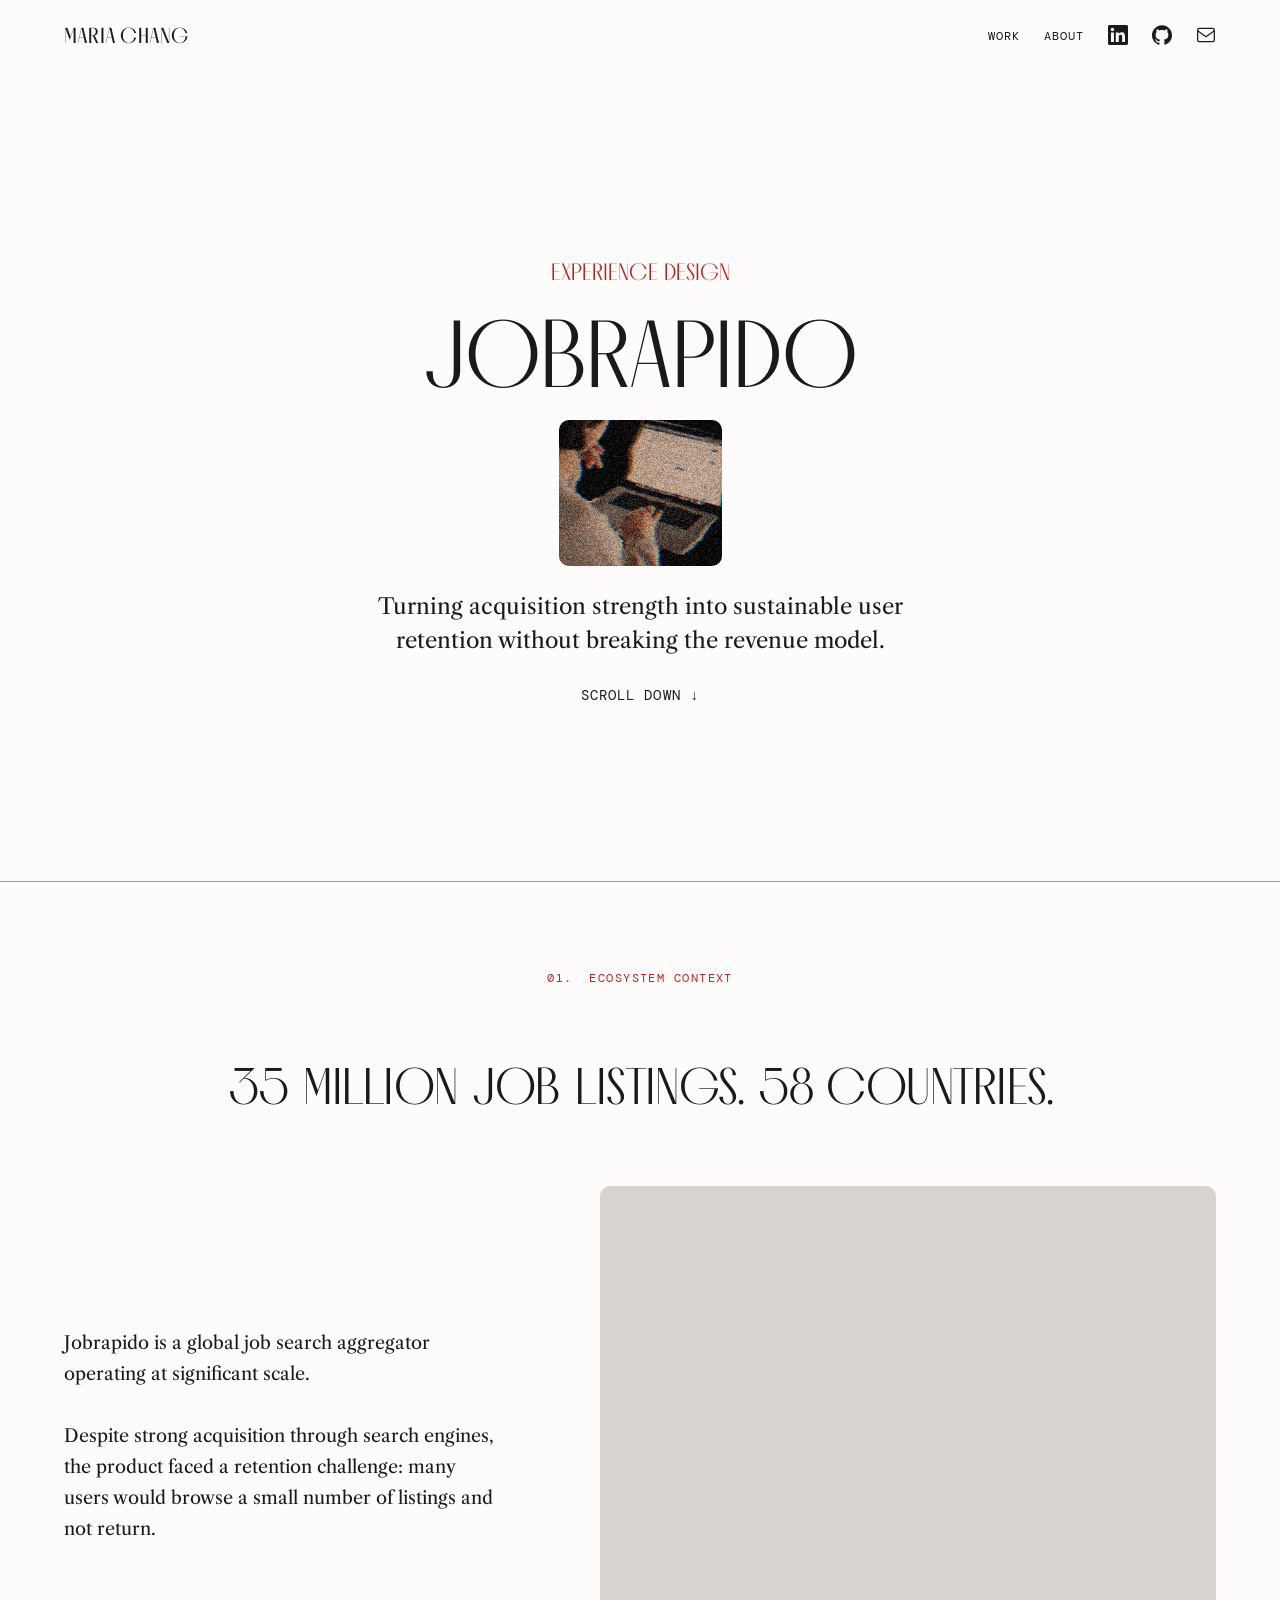
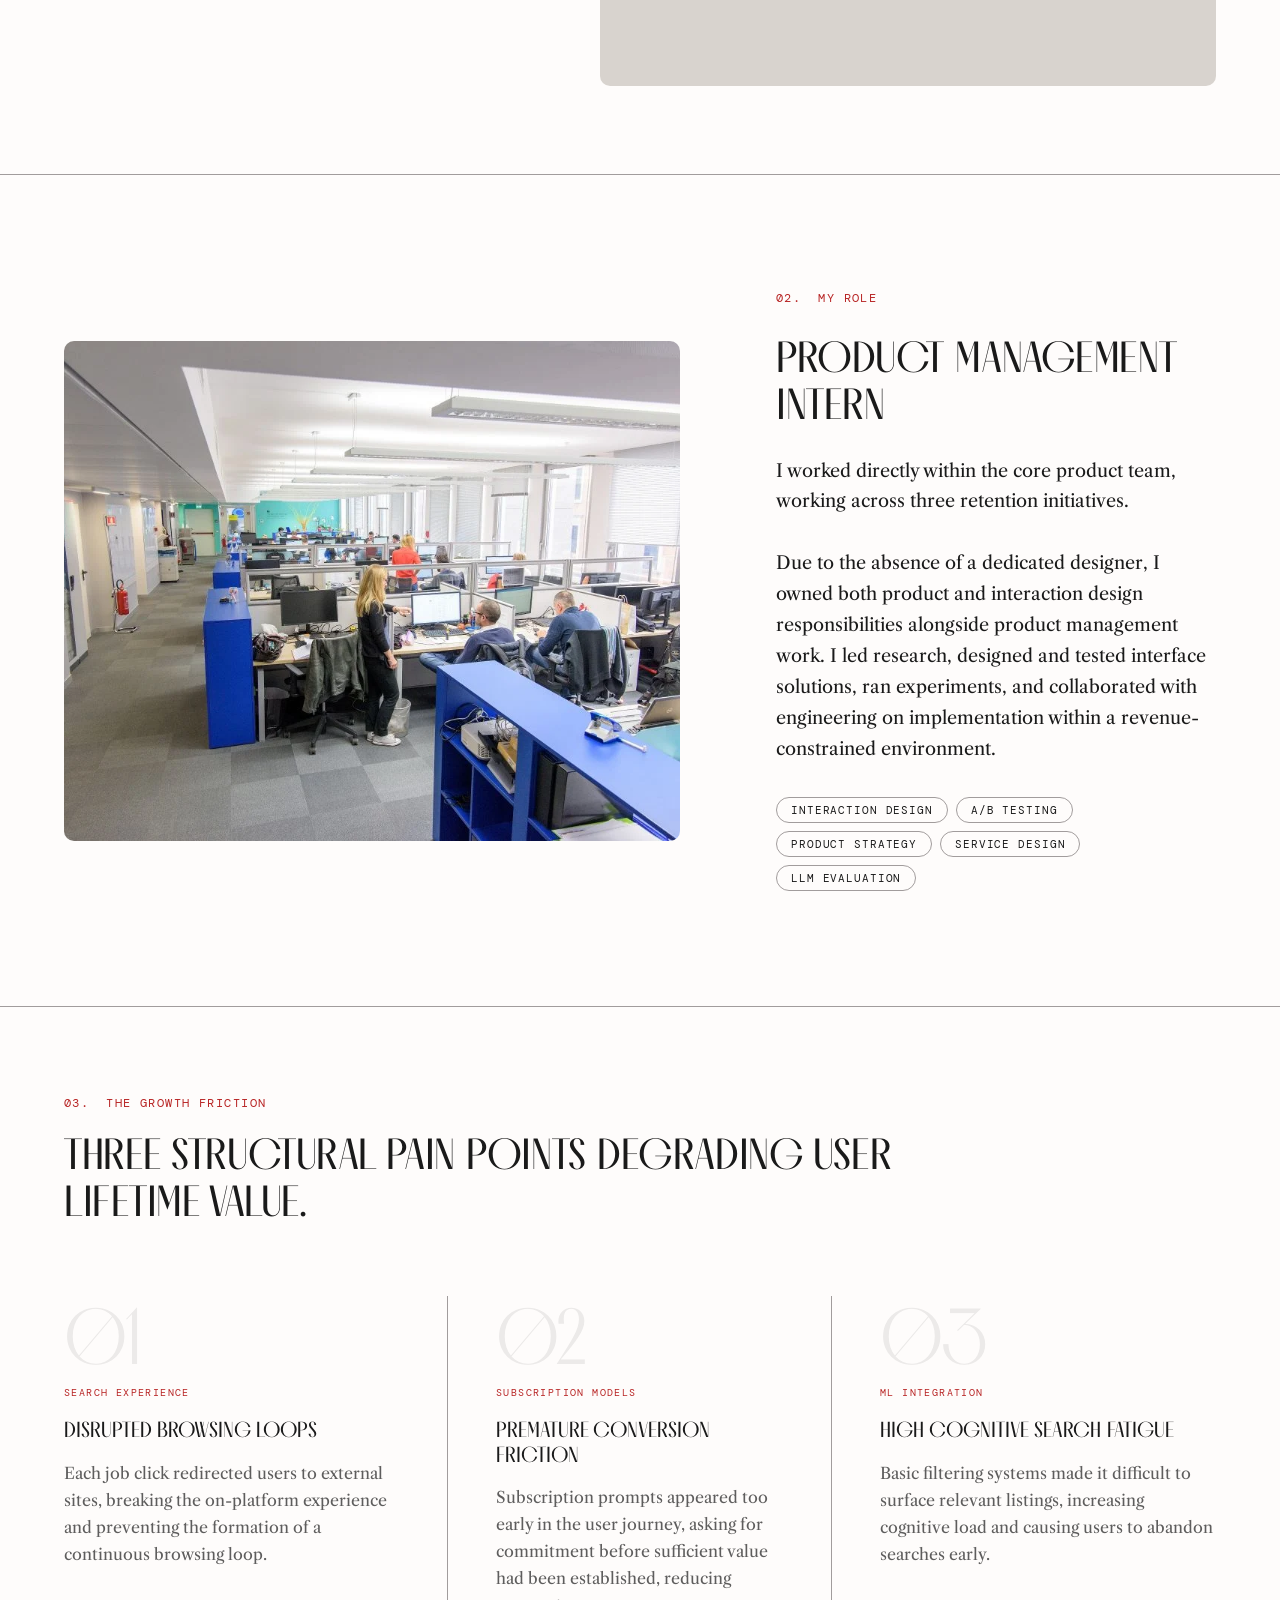
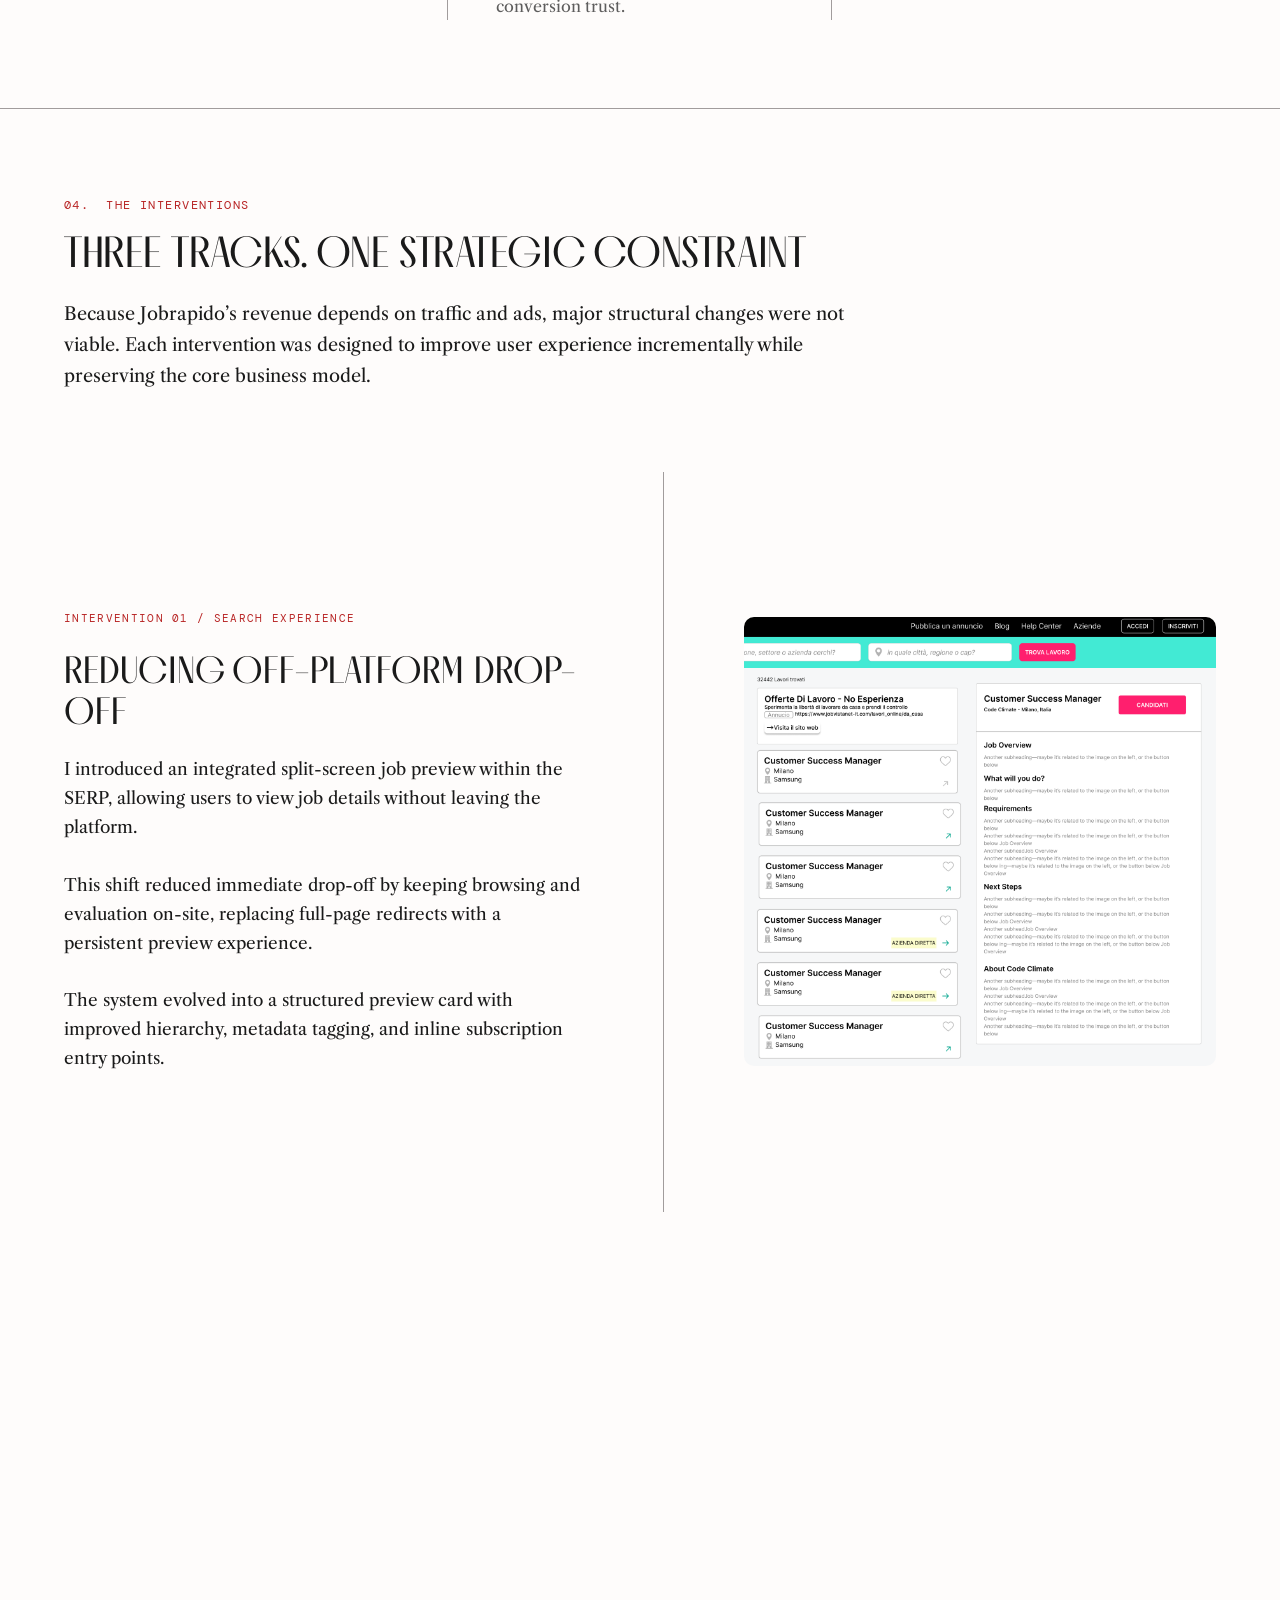
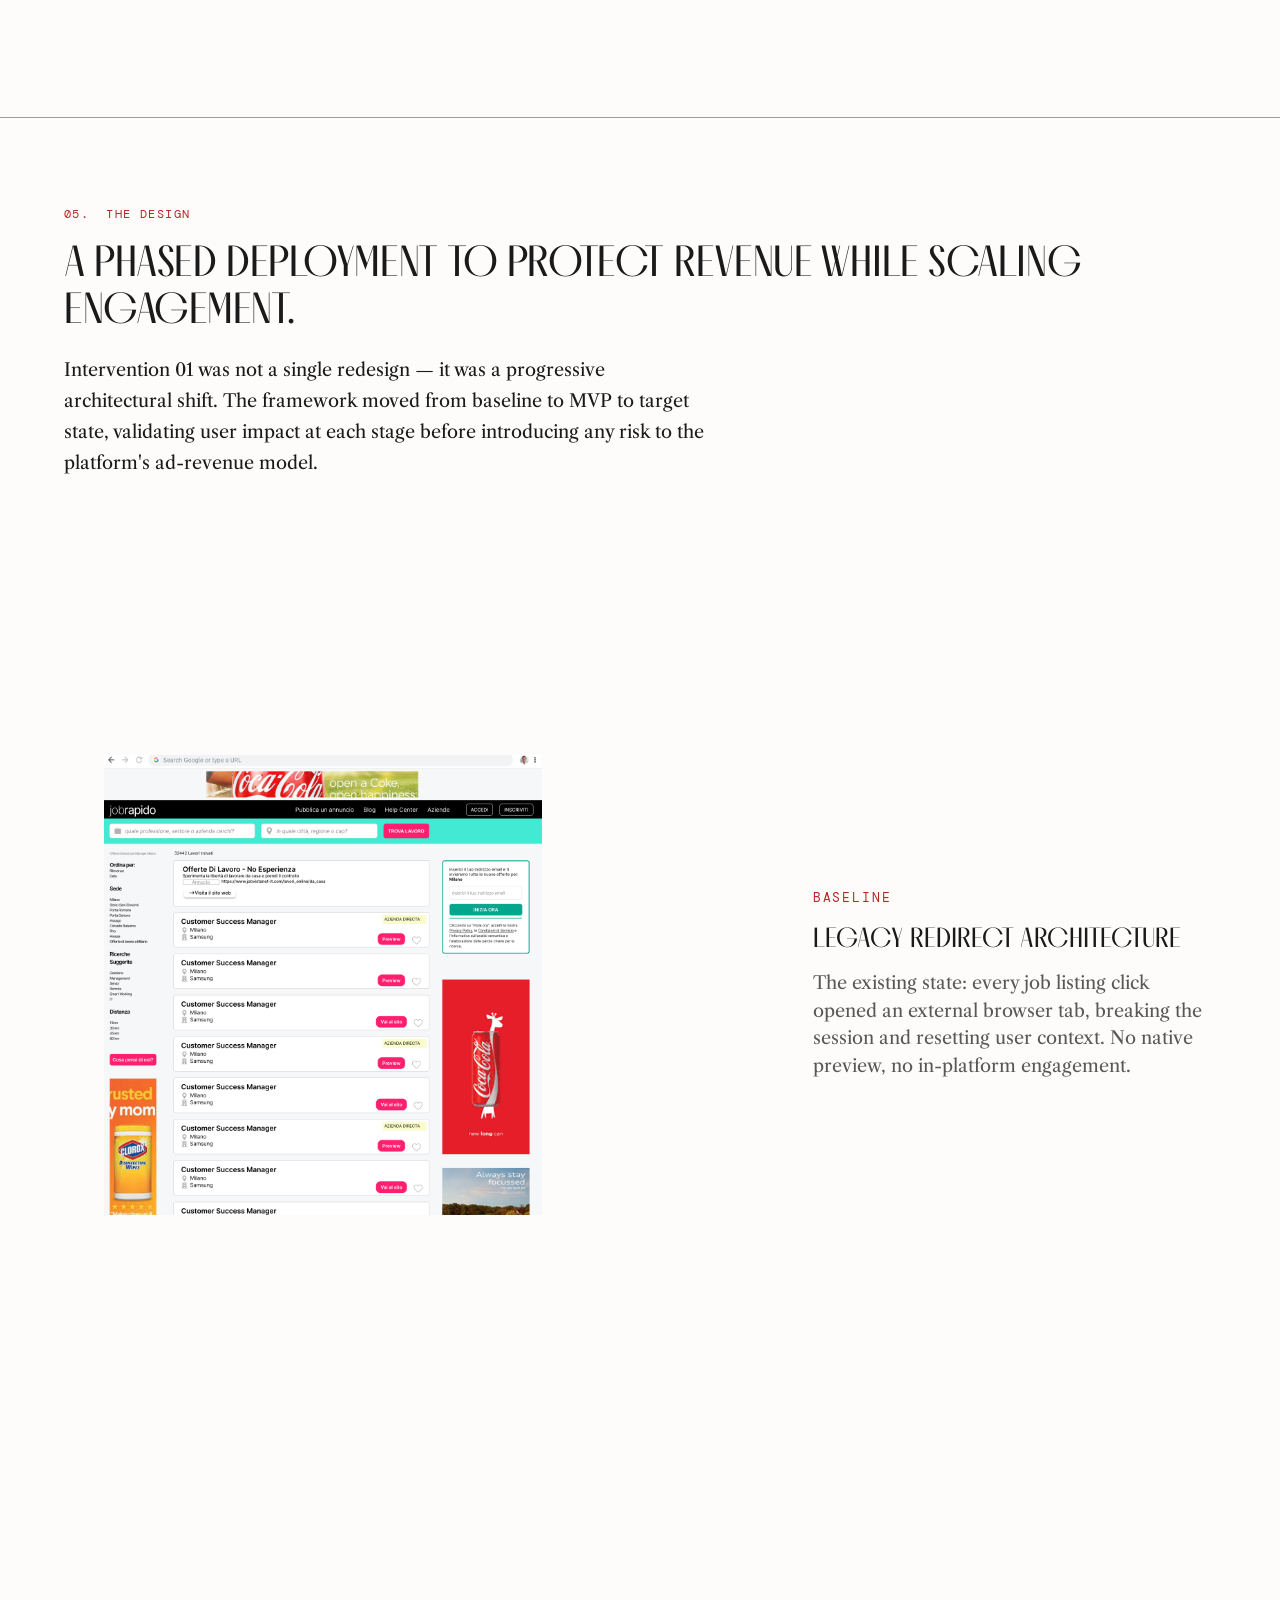
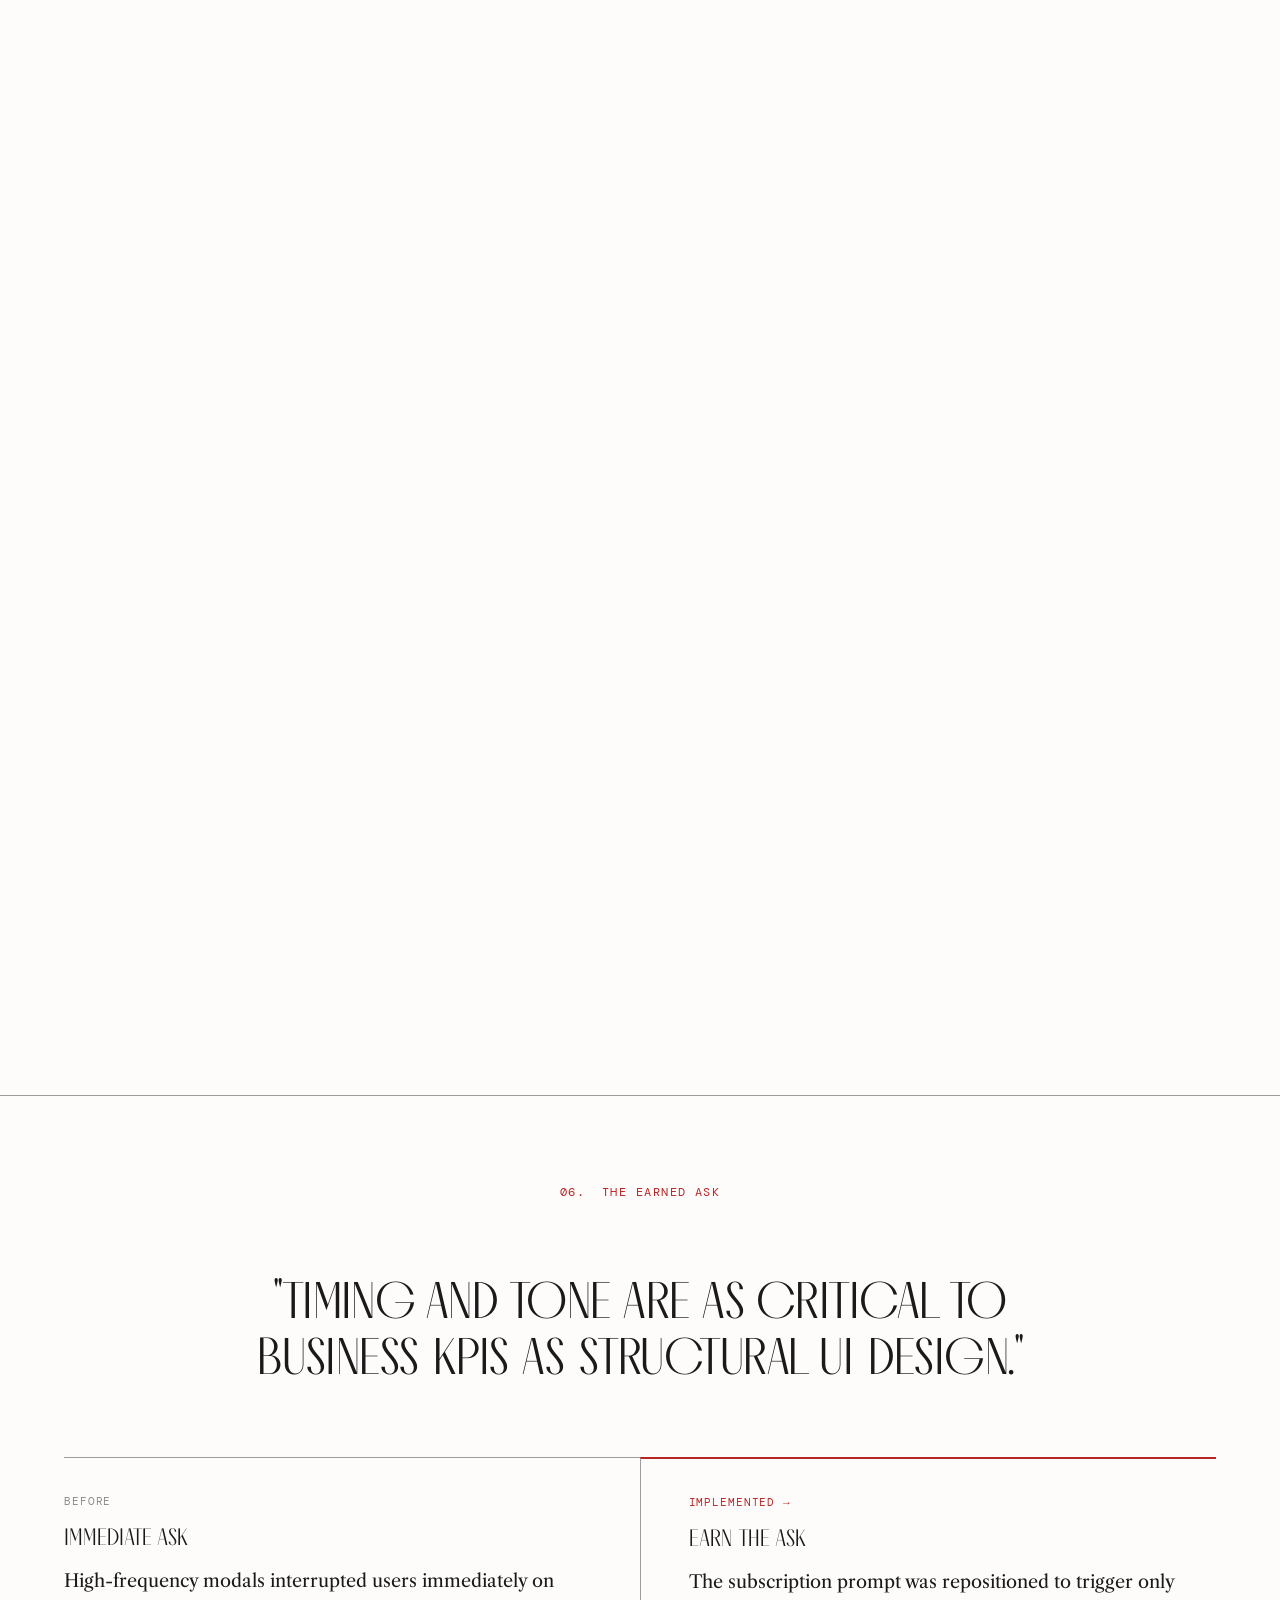
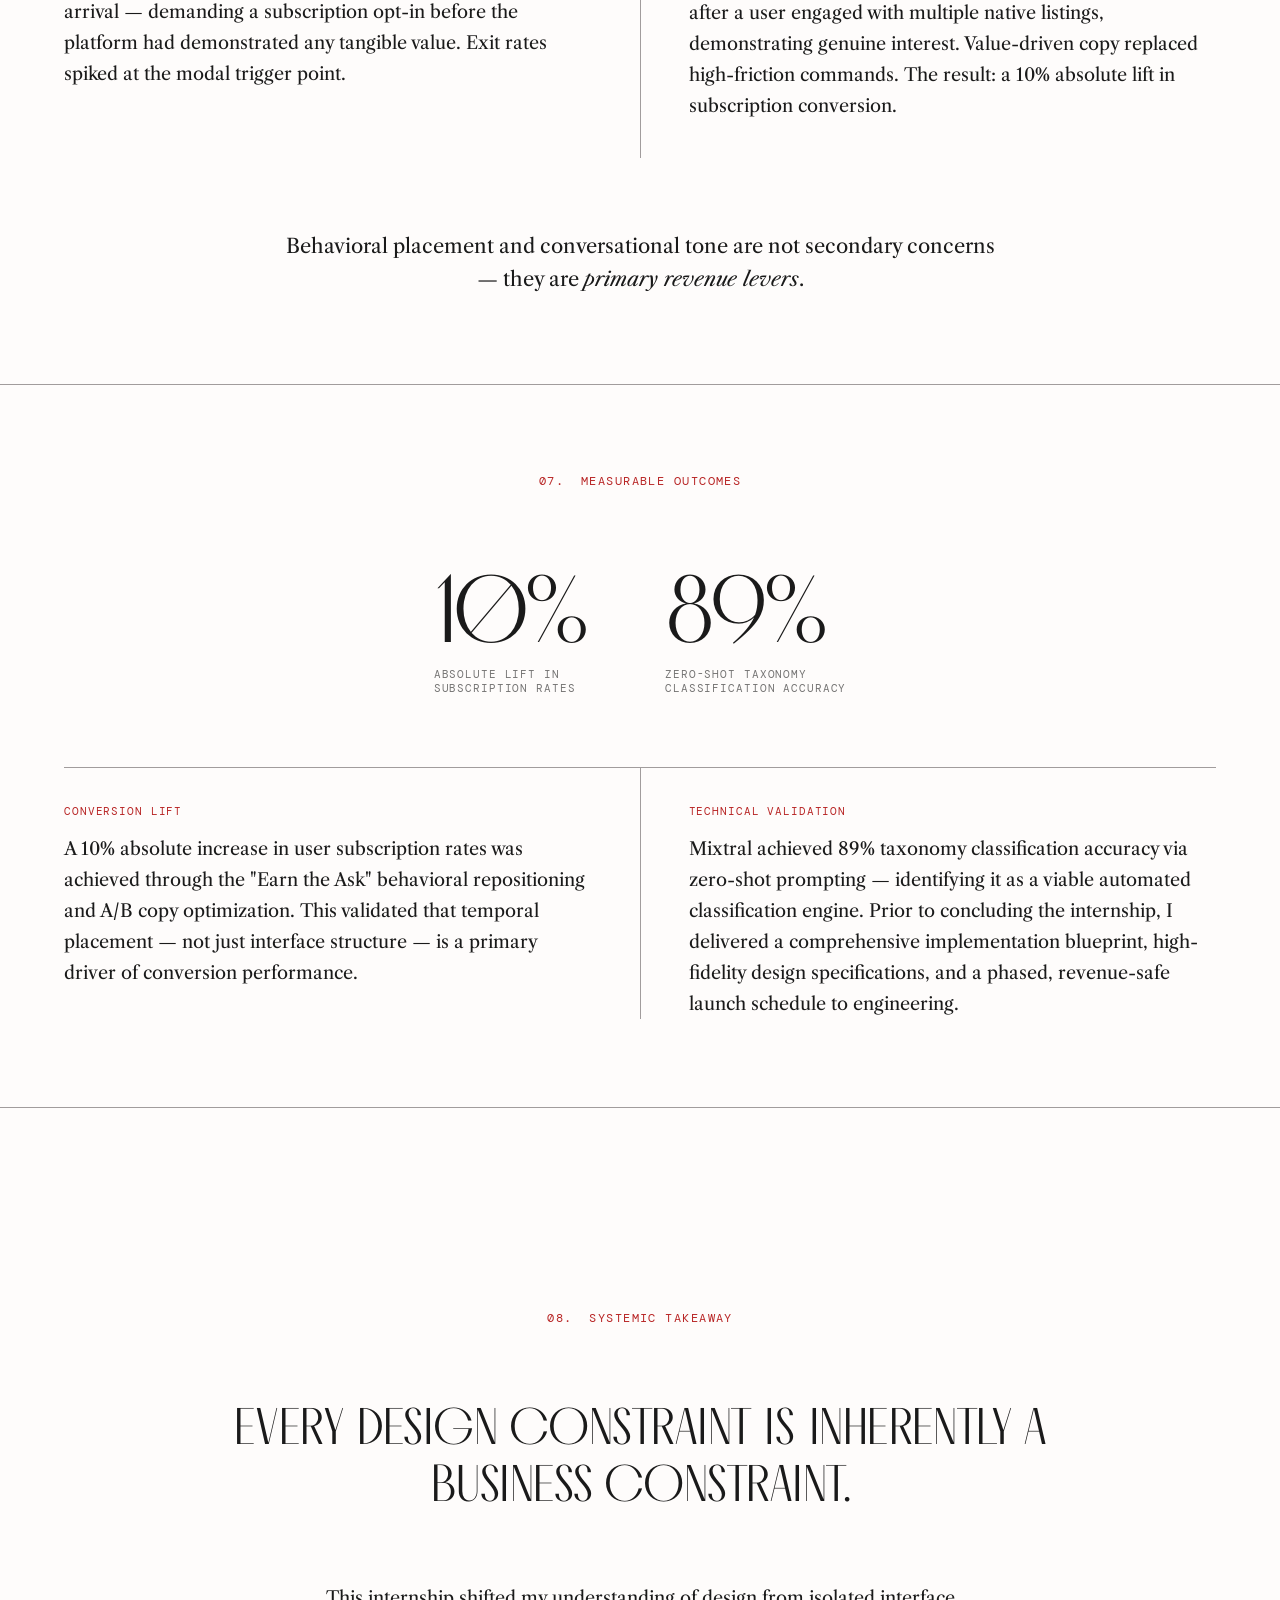
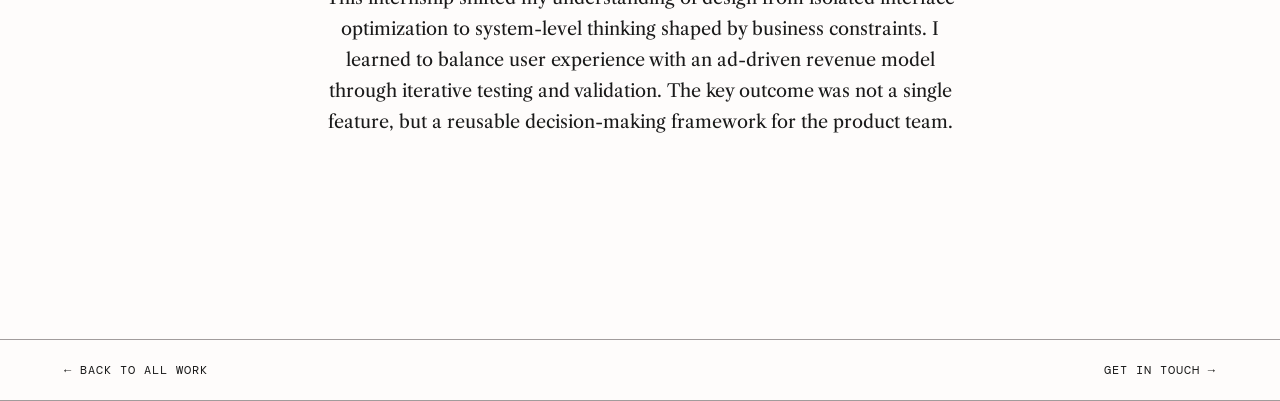
<file: case-study-4.html>
<!DOCTYPE html>
<html lang="en">
<head>
  <meta charset="UTF-8">
  <meta name="viewport" content="width=device-width, initial-scale=1.0">
  <title>Jobrapido — Maria Chang</title>

  <link rel="preconnect" href="https://fonts.googleapis.com">
  <link rel="preconnect" href="https://fonts.gstatic.com" crossorigin>
  <link href="https://fonts.googleapis.com/css2?family=DM+Mono:ital,wght@0,300;0,400;0,500;1,300;1,400;1,500&family=Libre+Caslon+Text:ital,wght@0,400;0,700;1,400&display=swap" rel="stylesheet">
  <link rel="stylesheet" href="styles/base.css">

  <style>

    /* ── HERO ────────────────────────────────────────────────────────────── */
    .cs-hero {
      border-bottom: 1px solid var(--rule);
      min-height: calc(100svh - 88px);
      display: flex; align-items: center; justify-content: center;
    }
    .cs-hero-inner {
      display: flex; flex-direction: column; align-items: center;
      text-align: center; gap: 16px;
      max-width: 762px;
      padding: 80px var(--pad) 72px;
    }
    .cs-hero-tag {
      font-family: var(--f-disp); font-weight: 400; font-size: 24px; color: var(--red);
    }
    .cs-hero-title {
      font-family: var(--f-disp); font-weight: 400;
      font-size: 96px; line-height: 100px; letter-spacing: -0.01em; color: var(--ink);
    }
    .cs-hero-img {
      width: 163px; height: 146px; border-radius: 10px;
      object-fit: cover; background: #d8d3ce;
    }
    .cs-hero-sub {
      font-family: var(--f-body); font-size: 22px; line-height: 1.55;
      color: var(--ink); max-width: 560px; margin-top: 8px;
    }
    .cs-hero-scroll {
      font-family: var(--f-mono); font-size: 14px;
      letter-spacing: var(--track); color: var(--ink); margin-top: 12px;
    }

    /* ── SECTION BASE ────────────────────────────────────────────────────── */
    .cs-section {
      border-bottom: 1px solid var(--rule);
      padding: 88px var(--pad);
      display: flex; flex-direction: column;
      align-items: center; justify-content: center;
      gap: 72px;
      min-height: calc(100svh - 68px);
    }
    .cs-section--auto { min-height: 0; }

    /* ── TWO-COLUMN ROW ──────────────────────────────────────────────────── */
    .cs-row { display: flex; align-items: center; gap: 96px; width: 100%; }
    .cs-row--rev { flex-direction: row-reverse; }
    .cs-col-text { flex: 0 0 440px; display: flex; flex-direction: column; gap: 28px; }
    .cs-col-img  { flex: 1; }

    /* ── TYPOGRAPHY ──────────────────────────────────────────────────────── */
    .cs-num {
      font-family: var(--f-mono); font-size: 12px;
      color: var(--red); letter-spacing: 0.12em;
    }
    .cs-heading {
      font-family: var(--f-disp); font-weight: 500;
      font-size: 44px; line-height: 1.06;
      letter-spacing: -0.01em; color: var(--ink); text-transform: uppercase;
    }
    .cs-body {
      font-family: var(--f-body); font-size: 18px;
      line-height: 1.72; color: var(--ink);
    }
    .cs-pull {
      font-family: var(--f-body); font-size: 20px;
      line-height: 1.65; color: var(--ink);
      text-align: center; width: 100%; max-width: 720px;
    }
    .cs-pull em { font-style: italic; }

    /* ── IMAGES ──────────────────────────────────────────────────────────── */
    .cs-img {
      width: 100%; height: 500px;
      border-radius: 10px; object-fit: cover;
      background: #d8d3ce; display: block;
    }
    .cs-img--tall  { height: 540px; }
    .cs-img--short { height: 320px; }
    .cs-img-box {
      background: rgba(196, 196, 196, 0.18);
      border: 1px solid var(--rule);
      border-radius: 10px; padding: 48px;
      display: flex; align-items: center; justify-content: center;
      min-height: 420px; flex: 1;
    }
    .cs-img-box__label {
      font-family: var(--f-mono); font-size: 10px;
      letter-spacing: 0.14em; color: rgba(26,26,26,0.3);
      text-align: center;
    }

    /* ── TAGS ──────────────────────────────────────────────────────────── */
    .cs-tag-row { display: flex; flex-wrap: wrap; gap: 8px; margin-top: 4px; }
    .cs-tag {
      font-family: var(--f-mono); font-size: 11px;
      letter-spacing: var(--track); color: var(--ink);
      border: 1px solid var(--rule); border-radius: 100px; padding: 5px 14px;
    }

    /* ── BIG QUOTE ───────────────────────────────────────────────────────── */
    .cs-big-quote {
      font-family: var(--f-disp); font-weight: 400;
      font-size: 52px; line-height: 1.08;
      letter-spacing: -0.01em; color: var(--ink);
      text-align: center; max-width: 880px; text-transform: uppercase;
    }

    /* ── CENTERED CLOSING ────────────────────────────────────────────────── */
    .cs-centered {
      max-width: 640px; margin: 0 auto; text-align: center;
      display: flex; flex-direction: column; gap: 28px;
    }
    .cs-heading--center { text-align: center; }

    /* ── STATS ───────────────────────────────────────────────────────────── */
    .cs-stat-grid { display: flex; gap: 80px; align-items: baseline; width: 100%; justify-content: center; }
    .cs-stat { display: flex; flex-direction: column; gap: 10px; }
    .cs-stat-num {
      font-family: var(--f-disp); font-weight: 400;
      font-size: 96px; line-height: 1;
      letter-spacing: -0.03em; color: var(--ink);
    }
    .cs-stat-label {
      font-family: var(--f-mono); font-size: 11px;
      letter-spacing: var(--track); color: var(--ink); opacity: 0.6;
    }

    /* ── THREE FRICTION PILLARS (section 03) ─────────────────────────────── */
    .cs-pillars {
      display: grid; grid-template-columns: 1fr 1fr 1fr; width: 100%;
    }
    .cs-pillar {
      padding: 0 48px 0 0;
      border-right: 1px solid var(--rule);
      display: flex; flex-direction: column; gap: 18px;
    }
    .cs-pillar:nth-child(2) { padding-left: 48px; }
    .cs-pillar:last-child   { border-right: none; padding-right: 0; padding-left: 48px; }
    .cs-pillar-num {
      font-family: var(--f-disp); font-weight: 400;
      font-size: 80px; line-height: 1;
      letter-spacing: -0.04em; color: var(--ink);
      opacity: 0.08; margin-bottom: -8px;
    }
    .cs-pillar-label {
      font-family: var(--f-mono); font-size: 10px;
      letter-spacing: 0.14em; color: var(--red); text-transform: uppercase;
    }
    .cs-pillar-title {
      font-family: var(--f-disp); font-weight: 500;
      font-size: 22px; line-height: 1.1;
      text-transform: uppercase; color: var(--ink);
    }
    .cs-pillar-body {
      font-family: var(--f-body); font-size: 16px;
      line-height: 1.7; color: var(--ink); opacity: 0.7;
    }

    /* ── DECISION SPLIT (section 06) ─────────────────────────────────────── */
    .cs-decision-row {
      display: flex; gap: 0; align-items: stretch; width: 100%;
    }
    .cs-decision-col {
      flex: 1; padding: 36px 48px 36px 0;
      border-top: 1px solid var(--rule);
      display: flex; flex-direction: column; gap: 16px;
    }
    .cs-decision-col + .cs-decision-col {
      padding-left: 48px; padding-right: 0;
      border-left: 1px solid var(--rule);
    }
    .cs-decision-col--chosen { border-top: 2px solid var(--red); }

    /* ── INTERVENTIONS — full-viewport crossfade slides (section 04) ──────── */
    .cs-failure-section { border-bottom: 1px solid var(--rule); }
    .cs-failure-intro {
      max-width: var(--page-max); margin: 0 auto;
      padding: 88px var(--pad) 0;
    }
    .cs-failure-driver { position: relative; }
    .cs-failure-sticky {
      position: sticky; top: 0; height: 100svh;
      overflow: hidden; background: var(--bg);
    }
    .cs-failure-slides { position: relative; width: 100%; height: 100%; }
    .cs-failure-slide {
      position: absolute; inset: 0;
      display: flex; align-items: stretch;
      max-width: var(--page-max); margin: 0 auto;
      padding: 80px var(--pad); box-sizing: border-box;
      gap: 0; opacity: 0; transform: translateY(28px);
      pointer-events: none;
      transition: opacity 0.55s cubic-bezier(0.22, 1, 0.36, 1),
                  transform 0.55s cubic-bezier(0.22, 1, 0.36, 1);
      will-change: opacity, transform;
    }
    .cs-failure-slide--prev   { opacity: 0; transform: translateY(-28px); }
    .cs-failure-slide--active { opacity: 1; transform: translateY(0); pointer-events: auto; }
    .cs-failure-slide-left {
      flex: 0 0 52%; display: flex; flex-direction: column;
      justify-content: center; padding-right: 80px;
    }
    .cs-failure-slide-label {
      font-family: var(--f-mono); font-size: 11px;
      letter-spacing: 0.12em; color: var(--red); margin-bottom: 24px;
    }
    .cs-failure-slide-title {
      font-family: var(--f-disp); font-size: clamp(28px, 3vw, 44px);
      font-weight: 500; line-height: 1.07;
      text-transform: uppercase; color: var(--ink); margin-bottom: 24px;
    }
    .cs-failure-slide-desc {
      font-family: var(--f-body); font-size: 17px;
      line-height: 1.7; color: var(--ink);
    }
    .cs-failure-slide-right {
      flex: 1; border-left: 1px solid var(--rule);
      padding-left: 80px;
      display: flex; flex-direction: column; justify-content: center;
      min-height: 0;
    }
    .cs-failure-slide-right .cs-img-box { flex: 1; min-height: 0; }
    .cs-failure-slide-right .cs-col-img {
      flex: 1; min-height: 0;
      display: flex; align-items: center; justify-content: center;
      overflow: hidden;
    }
    .cs-failure-slide-right .cs-col-img .cs-img {
      width: 100%; height: auto;
      max-height: calc(100svh - 200px);
      object-fit: contain;
      background: transparent;
      border-radius: 10px;
    }
    .cs-failure-foot {
      position: absolute; bottom: 0; left: 0; right: 0;
      max-width: var(--page-max); margin: 0 auto;
      padding: 0 var(--pad) 32px;
      display: flex; align-items: center; gap: 24px;
    }
    .cs-failure-foot-num {
      font-family: var(--f-mono); font-size: 11px;
      letter-spacing: 0.12em; color: var(--ink); opacity: 0.4; flex-shrink: 0;
    }
    .cs-failure-prog { flex: 1; height: 1px; background: var(--rule); position: relative; overflow: hidden; }
    .cs-failure-prog-fill {
      position: absolute; inset: 0 auto 0 0; width: 33%;
      background: var(--ink);
      transition: width 0.55s cubic-bezier(0.22, 1, 0.36, 1);
    }

    /* ── SCROLL FEATURE STRIP (section 05) ───────────────────────────────── */
    .cs-design-section { border-bottom: 1px solid var(--rule); }
    .cs-design-intro { max-width: var(--page-max); margin: 0 auto; padding: 88px var(--pad) 56px; }
    .cs-feat-driver { position: relative; }
    .cs-feat-sticky {
      position: sticky; top: 0; background: var(--bg);
      min-height: 100svh; display: flex; align-items: center;
    }
    .cs-feat-sticky > .inner { padding-top: 64px; padding-bottom: 64px; width: 100%; }
    .cs-feat-layout { display: flex; align-items: center; justify-content: space-between; }
    .cs-feat-strip-wrap { flex: 0 0 45%; height: 460px; overflow: hidden; position: relative; }
    .cs-feat-strip {
      display: flex; flex-direction: column; gap: 16px;
      will-change: transform;
      transition: transform 0.55s cubic-bezier(0.22, 1, 0.36, 1);
    }
    .cs-feat-strip.no-transition { transition: none; }
    .cs-feat-card {
      width: 100%; flex-shrink: 0; height: 460px;
      overflow: hidden; background: transparent;
      opacity: 0.28; transition: opacity 0.55s cubic-bezier(0.22, 1, 0.36, 1);
    }
    .cs-feat-card--active { opacity: 1; }
    .cs-feat-card img,
    .cs-feat-card video { width: 100%; height: 100%; object-fit: contain; display: block; }
    .cs-feat-card__ph {
      width: 100%; height: 100%;
      display: flex; align-items: center; justify-content: center;
      font-family: var(--f-mono); font-size: 10px; letter-spacing: 0.1em;
      color: rgba(26,26,26,0.18); user-select: none;
      background: rgba(196,196,196,0.18); border: 1px solid var(--rule); border-radius: 10px;
    }
    .cs-feat-panel { flex: 0 0 35%; }
    .cs-feat-panel-inner {
      display: flex; flex-direction: column; gap: 16px;
      transition: opacity 0.28s ease, transform 0.28s ease;
    }
    .cs-feat-panel-inner.fading { opacity: 0; transform: translateY(8px); }
    .cs-feat-label {
      font-family: var(--f-mono); font-size: 13px;
      letter-spacing: 0.14em; color: var(--red);
      text-transform: uppercase; display: block;
    }
    .cs-feat-title {
      font-family: var(--f-disp); font-weight: 500;
      font-size: 28px; line-height: 1.12;
      color: var(--ink); text-transform: uppercase;
    }
    .cs-feat-desc {
      font-family: var(--f-body); font-size: 18px;
      line-height: 1.55; color: var(--ink); opacity: 0.72;
    }

    /* ── BACK-NAV ────────────────────────────────────────────────────────── */
    .cs-back-nav       { border-bottom: 1px solid var(--rule); }
    .cs-back-nav__inner {
      max-width: var(--page-max); margin: 0 auto; padding: 22px var(--pad);
      display: flex; justify-content: space-between; align-items: center;
      font-family: var(--f-mono); font-size: 12px; letter-spacing: var(--track);
    }
    .cs-back-nav a:hover { opacity: 0.55; }

    /* ── HERO ANIMATIONS ─────────────────────────────────────────────────── */
    .cs-hero-tag       { animation: fade-in    0.6s 0.05s ease-out both; }
    .cs-hero-title-top { animation: fade-up    0.9s 0.15s cubic-bezier(0.22, 1, 0.36, 1) both; }
    .cs-hero-img       { animation: img-reveal 0.9s 0.32s cubic-bezier(0.22, 1, 0.36, 1) both; }
    .cs-hero-title-btm { animation: fade-up    0.9s 0.44s cubic-bezier(0.22, 1, 0.36, 1) both; }
    .cs-hero-sub       { animation: fade-up    0.8s 0.56s cubic-bezier(0.22, 1, 0.36, 1) both; }
    .cs-hero-scroll    { animation: fade-in    0.6s 0.72s ease-out both; }

    @media (prefers-reduced-motion: reduce) {
      .cs-hero-tag, .cs-hero-title-top, .cs-hero-img,
      .cs-hero-title-btm, .cs-hero-sub, .cs-hero-scroll { animation: none; opacity: 1; }
    }

    /* ── RESPONSIVE ──────────────────────────────────────────────────────── */
    @media (max-width: 960px) {
      .cs-hero-title-top, .cs-hero-title-btm { font-size: 72px; line-height: 1.04; }
      .cs-hero-img   { width: 120px; height: 108px; }
      .cs-hero-sub   { font-size: 19px; }
      .cs-section    { padding: 72px var(--pad); min-height: 0; gap: 56px; }
      .cs-row, .cs-row--rev { flex-direction: column; gap: 40px; }
      .cs-col-text   { flex: none; width: 100%; }
      .cs-col-img    { width: 100%; }
      .cs-img        { height: 360px; }
      .cs-img-box    { min-height: 300px; width: 100%; flex: none; }
      .cs-heading    { font-size: 34px; }
      .cs-big-quote  { font-size: 36px; }
      .cs-stat-num   { font-size: 72px; }
      .cs-stat-grid  { gap: 48px; }
      .cs-pillars    { grid-template-columns: 1fr; }
      .cs-pillar     { border-right: none; border-bottom: 1px solid var(--rule); padding: 40px 0; }
      .cs-pillar:nth-child(2) { padding-left: 0; }
      .cs-pillar:last-child   { border-bottom: none; padding-left: 0; }
      .cs-decision-col { padding: 28px 28px 28px 0; }
      .cs-decision-col + .cs-decision-col { padding-left: 28px; }
      .cs-design-intro { padding-bottom: 44px; }
      .cs-feat-strip-wrap { height: 380px; }
      .cs-feat-card   { height: 380px; }
      .cs-feat-title  { font-size: 24px; }
      .cs-failure-intro { padding-top: 72px; }
      .cs-failure-slide { padding: 64px var(--pad); }
      .cs-failure-slide-left  { padding-right: 48px; }
      .cs-failure-slide-right { padding-left: 40px; }
    }

    @media (max-width: 540px) {
      .cs-hero-title-top, .cs-hero-title-btm { font-size: 54px; line-height: 1.06; }
      .cs-hero-img   { width: 96px; height: 86px; }
      .cs-section    { padding: 56px var(--pad); gap: 44px; }
      .cs-heading    { font-size: 28px; }
      .cs-body       { font-size: 17px; }
      .cs-big-quote  { font-size: 28px; }
      .cs-stat-num   { font-size: 56px; }
      .cs-stat-grid  { flex-direction: column; gap: 32px; align-items: flex-start; }
      .cs-back-nav__inner { flex-direction: column; gap: 10px; text-align: center; }
      .cs-decision-row { flex-direction: column; }
      .cs-decision-col { padding: 28px 0; border-left: none !important; }
      .cs-failure-sticky { position: static; }
      .cs-failure-driver { height: auto !important; }
      .cs-failure-slide {
        position: static; opacity: 1; transform: none;
        pointer-events: auto; flex-direction: column; gap: 40px;
        padding: 48px var(--pad); display: none;
      }
      .cs-failure-slide--active { display: flex; }
      .cs-failure-slide-left  { flex: none; width: 100%; padding-right: 0; }
      .cs-failure-slide-right { flex: none; width: 100%; border-left: none; padding-left: 0;
                                border-top: 1px solid var(--rule); padding-top: 32px; }
      .cs-failure-foot { position: static; padding: 0 var(--pad) 48px; }
      .cs-failure-intro { padding-top: 56px; }
      .cs-feat-sticky { position: static; }
      .cs-feat-driver { height: auto !important; }
      .cs-feat-sticky > .inner { padding-top: 40px; padding-bottom: 40px; }
      .cs-feat-layout { flex-direction: column; gap: 32px; align-items: flex-start; }
      .cs-feat-strip-wrap { width: 100%; height: 260px; }
      .cs-feat-card   { height: 160px; }
      .cs-feat-title  { font-size: 22px; }
      .cs-feat-desc   { font-size: 16px; }
    }

  </style>
</head>

<body>

  <!-- ════════════════════════════════════════════════════════════════════════ -->
  <!-- NAV                                                                     -->
  <!-- ════════════════════════════════════════════════════════════════════════ -->
  <header class="site-header">
    <nav class="nav inner">
      <a href="https://mschv.github.io/portfolio/" class="nav-logo">MARIA CHANG</a>
      <div class="nav-sep"></div>
      <ul class="nav-links">
        <li><a href="https://mschv.github.io/portfolio/#work">WORK</a></li>
        <li><a href="https://mschv.github.io/portfolio/#about">ABOUT</a></li>
        <li class="nav-icon-link">
          <a href="https://www.linkedin.com/in/mariasusanachangv/" target="_blank" rel="noopener noreferrer">
            <svg class="nav-icon" viewBox="0 0 24 24" fill="currentColor" aria-label="LinkedIn">
              <path d="M20.447 20.452h-3.554v-5.569c0-1.328-.027-3.037-1.852-3.037-1.853 0-2.136 1.445-2.136 2.939v5.667H9.351V9h3.414v1.561h.046c.477-.9 1.637-1.85 3.37-1.85 3.601 0 4.267 2.37 4.267 5.455v6.286zM5.337 7.433c-1.144 0-2.063-.926-2.063-2.065 0-1.138.92-2.063 2.063-2.063 1.14 0 2.064.925 2.064 2.063 0 1.139-.925 2.065-2.064 2.065zm1.782 13.019H3.555V9h3.564v11.452zM22.225 0H1.771C.792 0 0 .774 0 1.729v20.542C0 23.227.792 24 1.771 24h20.451C23.2 24 24 23.227 24 22.271V1.729C24 .774 23.2 0 22.222 0h.003z"/>
            </svg>
          </a>
        </li>
        <li class="nav-icon-link">
          <a href="https://github.com/mschv" target="_blank" rel="noopener noreferrer">
            <svg class="nav-icon" viewBox="0 0 24 24" fill="currentColor" aria-label="GitHub">
              <path d="M12 .297c-6.63 0-12 5.373-12 12 0 5.303 3.438 9.8 8.205 11.385.6.113.82-.258.82-.577 0-.285-.01-1.04-.015-2.04-3.338.724-4.042-1.61-4.042-1.61C4.422 18.07 3.633 17.7 3.633 17.7c-1.087-.744.084-.729.084-.729 1.205.084 1.838 1.236 1.838 1.236 1.07 1.835 2.809 1.305 3.495.998.108-.776.417-1.305.76-1.605-2.665-.3-5.466-1.332-5.466-5.93 0-1.31.465-2.38 1.235-3.22-.135-.303-.54-1.523.105-3.176 0 0 1.005-.322 3.3 1.23.96-.267 1.98-.399 3-.405 1.02.006 2.04.138 3 .405 2.28-1.552 3.285-1.23 3.285-1.23.645 1.653.24 2.873.12 3.176.765.84 1.23 1.91 1.23 3.22 0 4.61-2.805 5.625-5.475 5.92.42.36.81 1.096.81 2.22 0 1.606-.015 2.896-.015 3.286 0 .315.21.69.825.57C20.565 22.092 24 17.592 24 12.297c0-6.627-5.373-12-12-12"/>
            </svg>
          </a>
        </li>
        <li class="nav-icon-link">
          <a href="mailto:marisu.chang@gmail.com">
            <svg class="nav-icon" viewBox="0 0 24 24" fill="none" stroke="currentColor" stroke-width="1.5" stroke-linecap="round" stroke-linejoin="round" aria-label="Email">
              <rect x="2" y="4" width="20" height="16" rx="2"/>
              <path d="m2 7 10 7 10-7"/>
            </svg>
          </a>
        </li>
        <li class="nav-contact-link"><a href="https://mschv.github.io/portfolio/#contact">CONTACT</a></li>
      </ul>
    </nav>
  </header>

  <!-- ════════════════════════════════════════════════════════════════════════ -->
  <!-- HERO                                                                    -->
  <!-- ════════════════════════════════════════════════════════════════════════ -->
  <section class="cs-hero">
    <div class="cs-hero-inner">
      <p class="cs-hero-tag">EXPERIENCE DESIGN</p>
      <h1 class="cs-hero-title cs-hero-title-top">JOBRAPIDO</h1>
      <img class="cs-hero-img" src="images/ascii-art (6).gif" alt="Jobrapido">
      <p class="cs-hero-sub">Turning acquisition strength into sustainable user retention without breaking the revenue model.</p>
      <p class="cs-hero-scroll">SCROLL DOWN ↓</p>
    </div>
  </section>

  <!-- ════════════════════════════════════════════════════════════════════════ -->
  <!-- 01 · ECOSYSTEM CONTEXT                                                  -->
  <!-- ════════════════════════════════════════════════════════════════════════ -->
  <section class="cs-section">

    <p class="cs-num will-animate" style="text-align:center;">01.&nbsp;&nbsp;ECOSYSTEM CONTEXT</p>

    <h2 class="cs-big-quote will-animate" data-delay="80">
      35 MILLION JOB LISTINGS. 58 COUNTRIES.
    </h2>

    <div class="cs-row will-animate" data-delay="140">
      <div class="cs-col-text">
        <p class="cs-body">
          Jobrapido is a global job search aggregator operating at significant scale.
          <br><br>
Despite strong acquisition through search engines, the product faced a retention challenge: many users would browse a small number of listings and not return.        </p>
      </div>
      <div class="cs-col-img">
        <video class="cs-img will-animate anim-img" autoplay loop muted playsinline>
          <source src="images/download (11).mp4" type="video/mp4">
        </video>
      </div>
    </div>

  </section>

  <!-- ════════════════════════════════════════════════════════════════════════ -->
  <!-- 02 · MY ROLE                                                             -->
  <!-- ════════════════════════════════════════════════════════════════════════ -->
  <section class="cs-section">

    <div class="cs-row cs-row--rev will-animate">
      <div class="cs-col-text">
        <p class="cs-num">02.&nbsp;&nbsp;MY ROLE</p>
        <h2 class="cs-heading">PRODUCT MANAGEMENT INTERN</h2>
        <p class="cs-body">
          I worked directly within the core product team, working across three retention initiatives. 
          <br><br>
Due to the absence of a dedicated designer, I owned both product and interaction design responsibilities alongside product management work. I led research, designed and tested interface solutions, ran experiments, and collaborated with engineering on implementation within a revenue-constrained environment.        </p>
        <div class="cs-tag-row">
          <span class="cs-tag">INTERACTION DESIGN</span>
          <span class="cs-tag">A/B TESTING</span>
          <span class="cs-tag">PRODUCT STRATEGY</span>
          <span class="cs-tag">SERVICE DESIGN</span>
          <span class="cs-tag">LLM EVALUATION</span>
        </div>
      </div>
       <div class="cs-col-img">
        <!-- Replace src with context / campaign imagery -->
        <img class="cs-img will-animate anim-img" src="images/jobrapido-s-open-space.webp" alt="Jobrapido open space">
      </div>
      </div>
    </div>

  </section>

  <!-- ════════════════════════════════════════════════════════════════════════ -->
  <!-- 03 · THE GROWTH FRICTION                                                 -->
  <!-- ════════════════════════════════════════════════════════════════════════ -->
  <section class="cs-section cs-section--auto">

    <div style="width:100%;" class="will-animate">
      <p class="cs-num" style="margin-bottom:20px;">03.&nbsp;&nbsp;THE GROWTH FRICTION</p>
      <h2 class="cs-heading" style="max-width:72vw;">THREE STRUCTURAL PAIN POINTS DEGRADING USER LIFETIME VALUE.</h2>
    </div>

    <div class="cs-pillars will-animate" data-delay="100">
      <div class="cs-pillar">
        <span class="cs-pillar-num">01</span>
        <p class="cs-pillar-label">Search Experience</p>
        <p class="cs-pillar-title">Disrupted Browsing Loops</p>
        <p class="cs-pillar-body">Each job click redirected users to external sites, breaking the on-platform experience and preventing the formation of a continuous browsing loop.</p>
      </div>
      <div class="cs-pillar">
        <span class="cs-pillar-num">02</span>
        <p class="cs-pillar-label">Subscription Models</p>
        <p class="cs-pillar-title">Premature Conversion Friction</p>
        <p class="cs-pillar-body">Subscription prompts appeared too early in the user journey, asking for commitment before sufficient value had been established, reducing conversion trust.</p>
      </div>
      <div class="cs-pillar">
        <span class="cs-pillar-num">03</span>
        <p class="cs-pillar-label">ML Integration</p>
        <p class="cs-pillar-title">High Cognitive Search Fatigue</p>
        <p class="cs-pillar-body">Basic filtering systems made it difficult to surface relevant listings, increasing cognitive load and causing users to abandon searches early.</p>
      </div>
    </div>

  </section>

  <!-- ════════════════════════════════════════════════════════════════════════ -->
  <!-- 04 · THE INTERVENTIONS — full-viewport crossfade slides                 -->
  <!-- ════════════════════════════════════════════════════════════════════════ -->
  <div class="cs-failure-section">

    <div class="cs-failure-intro will-animate">
      <p class="cs-num">04.&nbsp;&nbsp;THE INTERVENTIONS</p>
      <h2 class="cs-heading" style="margin-top:16px;max-width:70vw;">THREE TRACKS. ONE STRATEGIC CONSTRAINT</h2>
      <p class="cs-body" style="margin-top:24px;max-width:65vw;">
Because Jobrapido’s revenue depends on traffic and ads, major structural changes were not viable. Each intervention was designed to improve user experience incrementally while preserving the core business model.      </p>
    </div>

    <div class="cs-failure-driver">
      <div class="cs-failure-sticky">
        <div class="cs-failure-slides">

          <!-- INTERVENTION 01 -->
          <div class="cs-failure-slide cs-failure-slide--active">
            <div class="cs-failure-slide-left">
              <p class="cs-failure-slide-label">INTERVENTION 01 / SEARCH EXPERIENCE</p>
              <h3 class="cs-failure-slide-title">Reducing off-platform drop-off</h3>
              <p class="cs-failure-slide-desc">
                I introduced an integrated split-screen job preview within the SERP, allowing users to view job details without leaving the platform.
                <br><br>
                This shift reduced immediate drop-off by keeping browsing and evaluation on-site, replacing full-page redirects with a persistent preview experience.
                <br><br>
                The system evolved into a structured preview card with improved hierarchy, metadata tagging, and inline subscription entry points. </p>
              </div>
            <div class="cs-failure-slide-right">
              <div class="cs-col-img">
        <!-- Replace src with context / campaign imagery -->
        <img class="cs-img will-animate anim-img" src="images/Screenshot 2026-05-29 at 10.37.12 PM.png" alt="Peru election context">
      </div>
            </div>
          </div>

          <!-- INTERVENTION 02 -->
          <div class="cs-failure-slide">
            <div class="cs-failure-slide-left">
              <p class="cs-failure-slide-label">INTERVENTION 02 / SUBSCRIPTION CONVERSION</p>
              <h3 class="cs-failure-slide-title">Aligning timing with user intent</h3>
              <p class="cs-failure-slide-desc">
                Hotjar session analysis showed that early subscription prompts triggered immediate exits due to low trust at entry.
                <br><br>
                I introduced an “earn the ask” model, triggering subscription prompts only after users demonstrated engagement with multiple listings.
                <br><br>
                A/B copy testing shifted messaging from direct prompts to value-led micro-copy, resulting in a 10% increase in subscription conversion.
              </p>
            </div>
            <div class="cs-failure-slide-right">
               <div class="cs-col-img">
        <!-- Replace src with context / campaign imagery -->
        <img class="cs-img will-animate anim-img" src="images/Screenshot 2026-05-29 at 10.35.46 PM.png" alt="Peru election context">
      </div>
            </div>
          </div>

          <!-- INTERVENTION 03 -->
          <div class="cs-failure-slide">
            <div class="cs-failure-slide-left">
              <p class="cs-failure-slide-label">INTERVENTION 03 / ML INTEGRATION</p>
              <h3 class="cs-failure-slide-title">Improving job relevance through LLM classification</h3>
              <p class="cs-failure-slide-desc">
                I evaluated Mixtral, LLaMA, and Gemma for zero-shot classification of job listings into Jobrapido’s taxonomy.
                <br><br>
                Mixtral achieved 89% accuracy, matching or exceeding the legacy system.
                <br><br>
                I proposed a rollout plan with controlled A/B testing to validate improvements in search relevance before full deployment.
              </p>
            </div>
            <div class="cs-failure-slide-right">
              <div class="cs-col-img">
        <!-- Replace src with context / campaign imagery -->
        <img class="cs-img will-animate anim-img" src="images/Screenshot 2026-05-29 at 10.40.57 PM.png" alt="Peru election context">
      </div>
            </div>
          </div>

        </div><!-- /.cs-failure-slides -->
      </div><!-- /.cs-failure-sticky -->
    </div><!-- /.cs-failure-driver -->

  </div><!-- /.cs-failure-section -->

  <!-- ════════════════════════════════════════════════════════════════════════ -->
  <!-- 05 · THE DESIGN — scroll-driven progression                             -->
  <!-- ════════════════════════════════════════════════════════════════════════ -->
  <div class="cs-design-section">

    <div class="cs-design-intro will-animate">
      <p class="cs-num">05.&nbsp;&nbsp;THE DESIGN</p>
      <h2 class="cs-heading" style="margin-top:16px;max-width:80vw;">A PHASED DEPLOYMENT TO PROTECT REVENUE WHILE SCALING ENGAGEMENT.</h2>
      <p class="cs-body" style="margin-top:24px;max-width:640px;">
        Intervention 01 was not a single redesign — it was a progressive architectural shift. The framework moved from baseline to MVP to target state, validating user impact at each stage before introducing any risk to the platform's ad-revenue model.
      </p>
    </div>

    <div class="cs-feat-driver">
      <div class="cs-feat-sticky">
        <div class="inner">
          <div class="cs-feat-layout">

            <div class="cs-feat-strip-wrap">
              <div class="cs-feat-strip"></div>
            </div>

            <div class="cs-feat-panel">
              <div class="cs-feat-panel-inner">
                <span class="cs-feat-label"></span>
                <h3 class="cs-feat-title"></h3>
                <p class="cs-feat-desc"></p>
              </div>
            </div>

          </div>
        </div>
      </div>
    </div>

  </div><!-- /.cs-design-section -->

  <!-- ════════════════════════════════════════════════════════════════════════ -->
  <!-- 06 · THE EARNED ASK                                                      -->
  <!-- ════════════════════════════════════════════════════════════════════════ -->
  <section class="cs-section cs-section--auto">

    <p class="cs-num will-animate" style="text-align:center;">06.&nbsp;&nbsp;THE EARNED ASK</p>

    <h2 class="cs-big-quote will-animate" data-delay="80">
      "TIMING AND TONE ARE AS CRITICAL TO BUSINESS KPIS AS STRUCTURAL UI DESIGN."
    </h2>

    <div class="cs-decision-row will-animate" data-delay="160">
      <div class="cs-decision-col">
        <p style="font-family:var(--f-mono);font-size:11px;letter-spacing:var(--track);color:var(--ink);opacity:0.5;">BEFORE</p>
        <p style="font-family:var(--f-disp);font-size:24px;text-transform:uppercase;line-height:1.1;">Immediate Ask</p>
        <p class="cs-body">High-frequency modals interrupted users immediately on arrival — demanding a subscription opt-in before the platform had demonstrated any tangible value. Exit rates spiked at the modal trigger point.</p>
      </div>
      <div class="cs-decision-col cs-decision-col--chosen">
        <p style="font-family:var(--f-mono);font-size:11px;letter-spacing:var(--track);color:var(--red);">IMPLEMENTED →</p>
        <p style="font-family:var(--f-disp);font-size:24px;text-transform:uppercase;line-height:1.1;">Earn the Ask</p>
        <p class="cs-body">The subscription prompt was repositioned to trigger only after a user engaged with multiple native listings, demonstrating genuine interest. Value-driven copy replaced high-friction commands. The result: a 10% absolute lift in subscription conversion.</p>
      </div>
    </div>

    <p class="cs-pull will-animate anim-fade" data-delay="220">
      Behavioral placement and conversational tone are not secondary concerns — they are <em>primary revenue levers</em>.
    </p>

  </section>

  <!-- ════════════════════════════════════════════════════════════════════════ -->
  <!-- 07 · MEASURABLE OUTCOMES                                                 -->
  <!-- ════════════════════════════════════════════════════════════════════════ -->
  <section class="cs-section cs-section--auto">

    <p class="cs-num will-animate" style="text-align:center;">07.&nbsp;&nbsp;MEASURABLE OUTCOMES</p>

    <div class="cs-stat-grid will-animate" data-delay="60">
      <div class="cs-stat">
        <p class="cs-stat-num">10%</p>
        <p class="cs-stat-label">ABSOLUTE LIFT IN<br>SUBSCRIPTION RATES</p>
      </div>
      <div class="cs-stat">
        <p class="cs-stat-num">89%</p>
        <p class="cs-stat-label">ZERO-SHOT TAXONOMY<br>CLASSIFICATION ACCURACY</p>
      </div>
    </div>

    <div class="cs-row will-animate anim-fade" data-delay="120" style="gap:0;align-items:stretch;">
      <div style="flex:1;display:flex;flex-direction:column;gap:16px;padding:36px 48px 0 0;border-top:1px solid var(--rule);">
        <p style="font-family:var(--f-mono);font-size:11px;letter-spacing:var(--track);color:var(--red);">CONVERSION LIFT</p>
        <p class="cs-body">A 10% absolute increase in user subscription rates was achieved through the "Earn the Ask" behavioral repositioning and A/B copy optimization. This validated that temporal placement — not just interface structure — is a primary driver of conversion performance.</p>
      </div>
      <div style="flex:1;display:flex;flex-direction:column;gap:16px;padding:36px 0 0 48px;border-top:1px solid var(--rule);border-left:1px solid var(--rule);">
        <p style="font-family:var(--f-mono);font-size:11px;letter-spacing:var(--track);color:var(--red);">TECHNICAL VALIDATION</p>
        <p class="cs-body">Mixtral achieved 89% taxonomy classification accuracy via zero-shot prompting — identifying it as a viable automated classification engine. Prior to concluding the internship, I delivered a comprehensive implementation blueprint, high-fidelity design specifications, and a phased, revenue-safe launch schedule to engineering.</p>
      </div>
    </div>

  </section>

  <!-- ════════════════════════════════════════════════════════════════════════ -->
  <!-- 08 · SYSTEMIC TAKEAWAY                                                   -->
  <!-- ════════════════════════════════════════════════════════════════════════ -->
  <section class="cs-section">

    <p class="cs-num will-animate" style="text-align:center;">08.&nbsp;&nbsp;SYSTEMIC TAKEAWAY</p>

    <h2 class="cs-big-quote will-animate" data-delay="80">
      EVERY DESIGN CONSTRAINT IS INHERENTLY A BUSINESS CONSTRAINT.
    </h2>

    <div class="cs-centered will-animate" data-delay="140">
      <p class="cs-body">
This internship shifted my understanding of design from isolated interface optimization to system-level thinking shaped by business constraints. I learned to balance user experience with an ad-driven revenue model through iterative testing and validation. The key outcome was not a single feature, but a reusable decision-making framework for the product team.       
      </p>
    </div>

  </section>

  <!-- ════════════════════════════════════════════════════════════════════════ -->
  <!-- BACK NAV                                                                -->
  <!-- ════════════════════════════════════════════════════════════════════════ -->
  <div class="cs-back-nav">
    <div class="cs-back-nav__inner">
      <a href="https://mschv.github.io/portfolio/#work">← BACK TO ALL WORK</a>
      <a href="https://mschv.github.io/portfolio/#contact">GET IN TOUCH →</a>
    </div>
  </div>

  <script>

    /* ── Scrolled nav pill ──────────────────────────────────────────────── */
    const siteHeader = document.querySelector('.site-header');
    let rafPending = false;
    window.addEventListener('scroll', () => {
      if (rafPending) return;
      rafPending = true;
      requestAnimationFrame(() => {
        siteHeader.classList.toggle('scrolled', window.scrollY > 80);
        rafPending = false;
      });
    }, { passive: true });

    /* ── Scroll-triggered animations ────────────────────────────────────── */
    const animObserver = new IntersectionObserver((entries) => {
      entries.forEach(entry => {
        if (!entry.isIntersecting) return;
        const el = entry.target;
        if (el.dataset.delay) el.style.animationDelay = `${el.dataset.delay}ms`;
        el.classList.add('is-visible');
        animObserver.unobserve(el);
      });
    }, { threshold: 0.1 });
    document.querySelectorAll('.will-animate').forEach(el => animObserver.observe(el));

    /* ── Section 04: full-viewport crossfade intervention slides ─────────── */
    (function () {
      var SCROLL_STEP = 0;
      var driverTopY  = 0;
      var slides, footNum, progFill, driver, sticky;
      var N = 0, current = -1;

      function initSlides() {
        driver    = document.querySelector('.cs-failure-driver');
        sticky    = document.querySelector('.cs-failure-sticky');
        slides    = Array.from(document.querySelectorAll('.cs-failure-slide'));
        footNum   = document.querySelector('.cs-failure-foot-num');
        progFill  = document.querySelector('.cs-failure-prog-fill');
        if (!driver || !slides.length) return;
        N = slides.length;

        SCROLL_STEP = Math.round(window.innerHeight * 0.75);
        driver.style.height = (sticky.offsetHeight + N * SCROLL_STEP) + 'px';
        driverTopY = driver.getBoundingClientRect().top + window.pageYOffset;

        current = -1;
        renderSlide(0);
      }

      function renderSlide(active) {
        if (active === current) return;
        current = active;
        slides.forEach(function (s, i) {
          s.classList.remove('cs-failure-slide--active', 'cs-failure-slide--prev');
          if (i < active)        s.classList.add('cs-failure-slide--prev');
          else if (i === active) s.classList.add('cs-failure-slide--active');
        });
        if (footNum)  footNum.textContent =
          String(active + 1).padStart(2, '0') + ' / ' + String(N).padStart(2, '0');
        if (progFill) progFill.style.width = ((active + 1) / N * 100) + '%';
      }

      function onScroll() {
        if (!driver || window.innerWidth <= 540) return;
        var progress = window.pageYOffset - driverTopY;
        var idx = Math.max(0, Math.min(N - 1, Math.floor(progress / SCROLL_STEP)));
        renderSlide(idx);
      }

      document.addEventListener('DOMContentLoaded', initSlides);
      window.addEventListener('scroll',  onScroll,  { passive: true });
      window.addEventListener('resize', function () { initSlides(); onScroll(); }, { passive: true });
    }());

    /* ── Section 05: scroll-driven design progression strip ─────────────── */
    (function () {
      var SLIDES = [
        {
          category: 'BASELINE',
          title: 'Legacy redirect architecture',
          description: 'The existing state: every job listing click opened an external browser tab, breaking the session and resetting user context. No native preview, no in-platform engagement.',
          media: 'images/base.png'
        },
        {
          category: 'MVP',
          title: 'Integrated split-screen preview panel',
          description: 'A right-side preview panel allows users to view listing overviews, requirements, and application steps natively on the SERP. The single architectural change that drove measurable reduction in immediate session drop-off.',
          media: 'images/mvp.png'
        },
        {
          category: 'TARGET STATE',
          title: 'Polished redesign with smart filtering',
          description: 'The complete vision: optimized typographic hierarchy, context-specific metadata tags, expanded filters (work mode, contract type, experience level), and an inline subscription module that replaces jarring modal interruptions.',
          media: 'images/final.png'
        }
      ];

      var driver  = document.querySelector('.cs-feat-driver');
      var strip   = document.querySelector('.cs-feat-strip');
      var panel   = document.querySelector('.cs-feat-panel-inner');
      var labelEl = document.querySelector('.cs-feat-label');
      var titleEl = document.querySelector('.cs-feat-title');
      var descEl  = document.querySelector('.cs-feat-desc');

      if (!driver || !strip) return;

      var GAP         = 16;
      var SCROLL_STEP = Math.round(window.innerHeight * 0.7);
      var current     = 0;
      var busy        = false;
      var driverTop   = 0;
      var geom        = { wH: 460, cH: 460 };

      SLIDES.forEach(function (s) {
        var card = document.createElement('div');
        card.className = 'cs-feat-card';
        if (s.media) {
          card.innerHTML = s.media.endsWith('.mp4')
            ? '<video autoplay loop muted playsinline><source src="' + s.media + '" type="video/mp4"></video>'
            : '<img src="' + s.media + '" alt="' + s.category + '">';
        } else {
          card.innerHTML = '<div class="cs-feat-card__ph">' + s.category + '</div>';
        }
        strip.appendChild(card);
      });

      var cards = strip.querySelectorAll('.cs-feat-card');

      function tyY(idx) {
        return (geom.wH / 2) - (idx * (geom.cH + GAP) + geom.cH / 2);
      }

      function updateCards(idx) {
        cards.forEach(function (c, i) {
          c.classList.toggle('cs-feat-card--active', i === idx);
        });
      }

      function setContent(idx) {
        labelEl.textContent = SLIDES[idx].category;
        titleEl.textContent = SLIDES[idx].title;
        descEl.textContent  = SLIDES[idx].description;
      }

      function fadeContent(idx) {
        if (busy) { setContent(idx); return; }
        busy = true;
        panel.classList.add('fading');
        setTimeout(function () {
          setContent(idx);
          panel.classList.remove('fading');
          setTimeout(function () { busy = false; }, 280);
        }, 260);
      }

      function measure() {
        SCROLL_STEP = Math.round(window.innerHeight * 0.7);
        var sticky = document.querySelector('.cs-feat-sticky');
        var wrap   = document.querySelector('.cs-feat-strip-wrap');
        if (wrap)     geom.wH = wrap.offsetHeight;
        if (cards[0]) geom.cH = cards[0].offsetHeight;
        if (window.innerWidth > 540) {
          var stickyH = sticky ? sticky.offsetHeight : 600;
          driver.style.height = (stickyH + (SLIDES.length - 1) * SCROLL_STEP) + 'px';
        } else {
          driver.style.height = '';
        }
        driverTop = driver.getBoundingClientRect().top + window.scrollY;
      }

      function onScroll() {
        if (window.innerWidth <= 540) return;
        var maxScroll = (SLIDES.length - 1) * SCROLL_STEP;
        var scrolled  = Math.max(0, Math.min(maxScroll, window.scrollY - driverTop));
        var idx       = Math.round(scrolled / SCROLL_STEP);
        strip.style.transform = 'translateY(' + tyY(idx) + 'px)';
        updateCards(idx);
        if (idx !== current) {
          current = idx;
          fadeContent(idx);
        }
      }

      function init() {
        measure();
        strip.classList.add('no-transition');
        strip.style.transform = 'translateY(' + tyY(0) + 'px)';
        requestAnimationFrame(function () { strip.classList.remove('no-transition'); });
        updateCards(0);
        setContent(0);
        onScroll();
      }

      window.addEventListener('scroll', onScroll, { passive: true });
      window.addEventListener('resize', function () { measure(); onScroll(); });
      window.addEventListener('load',   function () { measure(); onScroll(); });
      requestAnimationFrame(init);
    }());

  </script>

</body>
</html>
</file>
<file: styles/base.css>
@font-face {
  font-family: 'Melodrama';
  src: url('../fonts/melodrama-font-family/Melodrama-Regular.otf') format('opentype');
  font-weight: 400;
  font-style: normal;
  font-display: swap;
}
@font-face {
  font-family: 'Melodrama';
  src: url('../fonts/melodrama-font-family/Melodrama-Medium.otf') format('opentype');
  font-weight: 500;
  font-style: normal;
  font-display: swap;
}

/* ── TOKENS ─────────────────────────────────────────────────────────────── */
:root {
  --bg:   #fefcfb;
  --ink:  #1a1a1a;
  --red:  #b82525;
  --rule: #A19C9C;

  --f-disp: 'Melodrama', Georgia, 'Times New Roman', serif;
  --f-body: 'Libre Caslon Text', Georgia, serif;
  --f-mono: 'DM Mono', 'Courier New', monospace;

  --page-max: 1280px;
  --pad:      64px;
  --track:    0.08em;
}

/* ── RESET ──────────────────────────────────────────────────────────────── */
*, *::before, *::after { box-sizing: border-box; margin: 0; padding: 0; }
html  { scroll-behavior: smooth; }
body  { background: var(--bg); color: var(--ink); overflow-x: hidden; }
img   { display: block; }
a     { color: inherit; text-decoration: none; }
ul    { list-style: none; }

/* ── LAYOUT ─────────────────────────────────────────────────────────────── */
.inner {
  max-width: var(--page-max);
  margin:  0 auto;
  padding: 0 var(--pad);
}

.h-rule {
  border-top: 1px solid var(--rule);
  margin: 16px var(--pad);
}

/* ── NAV ─────────────────────────────────────────────────────────────────── */
.site-header {
  position: sticky;
  top: 0;
  z-index: 100;
  background: var(--bg);
  transition: background 0.3s ease, border-color 0.3s ease;
}
.nav {
  display: flex;
  align-items: center;
  justify-content: space-between;
  padding-top:    20px;
  padding-bottom: 20px;
  transition: background 0.3s ease, border-radius 0.35s ease,
              max-width 0.35s ease, padding 0.3s ease, box-shadow 0.3s ease;
}
.nav-logo {
  font-family: var(--f-disp);
  font-weight: 500;
  font-size: 22px;
  letter-spacing: 0.01em;
  text-transform: uppercase;
}
.nav-links {
  display: flex;
  align-items: center;
  gap: 24px;
}
.nav-links a {
  font-family: var(--f-mono);
  font-size: 12px;
  letter-spacing: var(--track);
}
.nav-links img, .nav-icon { width: 20px; height: 20px; display: block; }
.icon-lg, .nav-icon--lg   { width: 24px; height: 24px; }

/* Vertical separator — hidden in default nav, shown in pill */
.nav-sep {
  display: none;
  width: 1px;
  height: 18px;
  background: rgba(255, 255, 255, 0.28);
  flex-shrink: 0;
}

/* Contact text link — hidden by default, shown inside the pill */
.nav-contact-link { display: none; }

/* ── NAV SCROLLED PILL ──────────────────────────────────────────────────── */
.site-header.scrolled {
  background: transparent;
  border-bottom-color: transparent;
  padding: 10px 0 0;
}
.site-header.scrolled .nav {
  background: rgba(56, 53, 50, 0.97);
  border-radius: 100px;
  width: fit-content;
  max-width: none;
  padding: 13px 28px;
  gap: 18px;
  justify-content: center;
  box-shadow: 0 4px 28px rgba(0, 0, 0, 0.18);
  backdrop-filter: blur(10px);
  -webkit-backdrop-filter: blur(10px);
}
.site-header.scrolled .nav-logo       { color: #fff; font-size: 18px; }
.site-header.scrolled .nav-sep        { display: block; }
.site-header.scrolled .nav-links      { gap: 22px; }
.site-header.scrolled .nav-links a    { color: rgba(255, 255, 255, 0.85); font-size: 12px; }
.site-header.scrolled .nav-icon-link  { display: none; }
.site-header.scrolled .nav-contact-link { display: list-item; }

/* ── SECTION LABEL — NYT-style: thin rules flanking a centred title ─────── */
.section-label-wrap {
  max-width: var(--page-max);
  margin:  0 auto;
  padding: 52px var(--pad);
  display: flex;
  align-items: center;
  gap: 28px;
}
.section-label-wrap::before,
.section-label-wrap::after {
  content: '';
  flex: 1;
  border-top: 1px solid var(--rule);
}
.section-label {
  font-family: var(--f-disp);
  font-weight: 500;
  font-size: 26px;
  letter-spacing: 0.02em;
  white-space: nowrap;
  text-transform: uppercase;
}

/* ── FOOTER ─────────────────────────────────────────────────────────────── */
.footer-cta {
  max-width: var(--page-max);
  margin: 0 auto;
  padding: 88px var(--pad) 96px;
  display: flex;
  flex-direction: column;
  align-items: center;
  text-align: center;
}
.footer-heading {
  font-family: var(--f-disp);
  font-weight: 400;
  font-size: 80px;
  line-height: 0.93;
  letter-spacing: -0.025em;
  color: var(--ink);
  text-transform: uppercase;
}
.footer-sub {
  font-family: var(--f-body);
  font-size: 18px;
  line-height: 1.72;
  color: var(--ink);
  max-width: 420px;
  margin-top: 36px;
}
.footer-email {
  display: inline-block;
  font-family: var(--f-mono);
  font-size: 16px;
  letter-spacing: 0.06em;
  color: var(--ink);
  border-bottom: 1px solid var(--ink);
  padding-bottom: 3px;
  margin-top: 56px;
  transition: opacity 0.15s;
}
.footer-email:hover { opacity: 0.5; }
.footer-social {
  display: flex;
  align-items: center;
  gap: 0;
  margin-top: 28px;
  font-family: var(--f-mono);
  font-size: 12px;
  letter-spacing: var(--track);
}
.footer-social a         { transition: opacity 0.15s; }
.footer-social a:hover   { opacity: 0.5; }
.footer-social__sep      { margin: 0 20px; opacity: 0.3; }
.footer-bottom           { border-top: 1px solid var(--rule); }
.footer-bottom__inner {
  max-width: var(--page-max);
  margin: 0 auto;
  padding: 18px var(--pad);
  display: flex;
  justify-content: space-between;
  align-items: center;
  font-family: var(--f-mono);
  font-size: 11px;
  letter-spacing: var(--track);
  color: var(--ink);
}

/* ── ANIMATIONS ─────────────────────────────────────────────────────────── */
@keyframes fade-up {
  from { opacity: 0; transform: translateY(14px); }
  to   { opacity: 1; transform: translateY(0);    }
}
@keyframes fade-in {
  from { opacity: 0; }
  to   { opacity: 1; }
}
@keyframes img-reveal {
  from { opacity: 0; transform: scale(1.03); }
  to   { opacity: 1; transform: scale(1);    }
}
@keyframes line-expand {
  from { transform: scaleX(0); }
  to   { transform: scaleX(1); }
}

.will-animate               { opacity: 0; }
.will-animate.is-visible    { animation: fade-up    0.8s cubic-bezier(0.22, 1, 0.36, 1) both; }
.will-animate.anim-img.is-visible  { animation: img-reveal 1.0s cubic-bezier(0.22, 1, 0.36, 1) both; }
.will-animate.anim-fade.is-visible { animation: fade-in    0.7s ease-out both; }

.section-label-wrap::before { transform-origin: right; }
.section-label-wrap::after  { transform-origin: left;  }
.section-label-wrap.is-visible::before {
  animation: line-expand 1s cubic-bezier(0.22, 1, 0.36, 1) 0.3s both;
}
.section-label-wrap.is-visible::after {
  animation: line-expand 1s cubic-bezier(0.22, 1, 0.36, 1) 0.3s both;
}

@media (prefers-reduced-motion: reduce) {
  .will-animate,
  .will-animate.is-visible,
  .will-animate.anim-img.is-visible,
  .will-animate.anim-fade.is-visible { animation: none; opacity: 1; }
  .section-label-wrap.is-visible::before,
  .section-label-wrap.is-visible::after { animation: none; }
}

/* ── RESPONSIVE — shared breakpoints ───────────────────────────────────── */
@media (max-width: 960px) {
  :root { --pad: 40px; }

  .nav-logo           { font-size: 18px; }
  .section-label      { font-size: 22px; }
  .section-label-wrap { gap: 20px; }
  .footer-heading     { font-size: 64px; }

  .site-header.scrolled .nav      { padding: 12px 22px; gap: 14px; }
  .site-header.scrolled .nav-logo { font-size: 16px; }
}

@media (max-width: 540px) {
  :root { --pad: 20px; }

  .nav-logo      { font-size: 16px; }
  .nav-links     { gap: 12px; }
  .nav-links a   { font-size: 11px; }
  .nav-icon-link { display: none; }

  .section-label-wrap { padding: 40px var(--pad); gap: 16px; }
  .section-label      { font-size: 18px; }

  .footer-cta           { padding: 60px var(--pad) 68px; }
  .footer-heading       { font-size: 44px; line-height: 0.95; }
  .footer-sub           { font-size: 16px; max-width: none; }
  .footer-email         { font-size: 13px; letter-spacing: 0.04em; margin-top: 40px; }
  .footer-bottom__inner { flex-direction: column; gap: 6px; text-align: center; }

  .site-header.scrolled           { padding: 8px 0 0; }
  .site-header.scrolled .nav      { padding: 11px 20px; gap: 12px; }
  .site-header.scrolled .nav-logo { font-size: 14px; }
}
</file>
